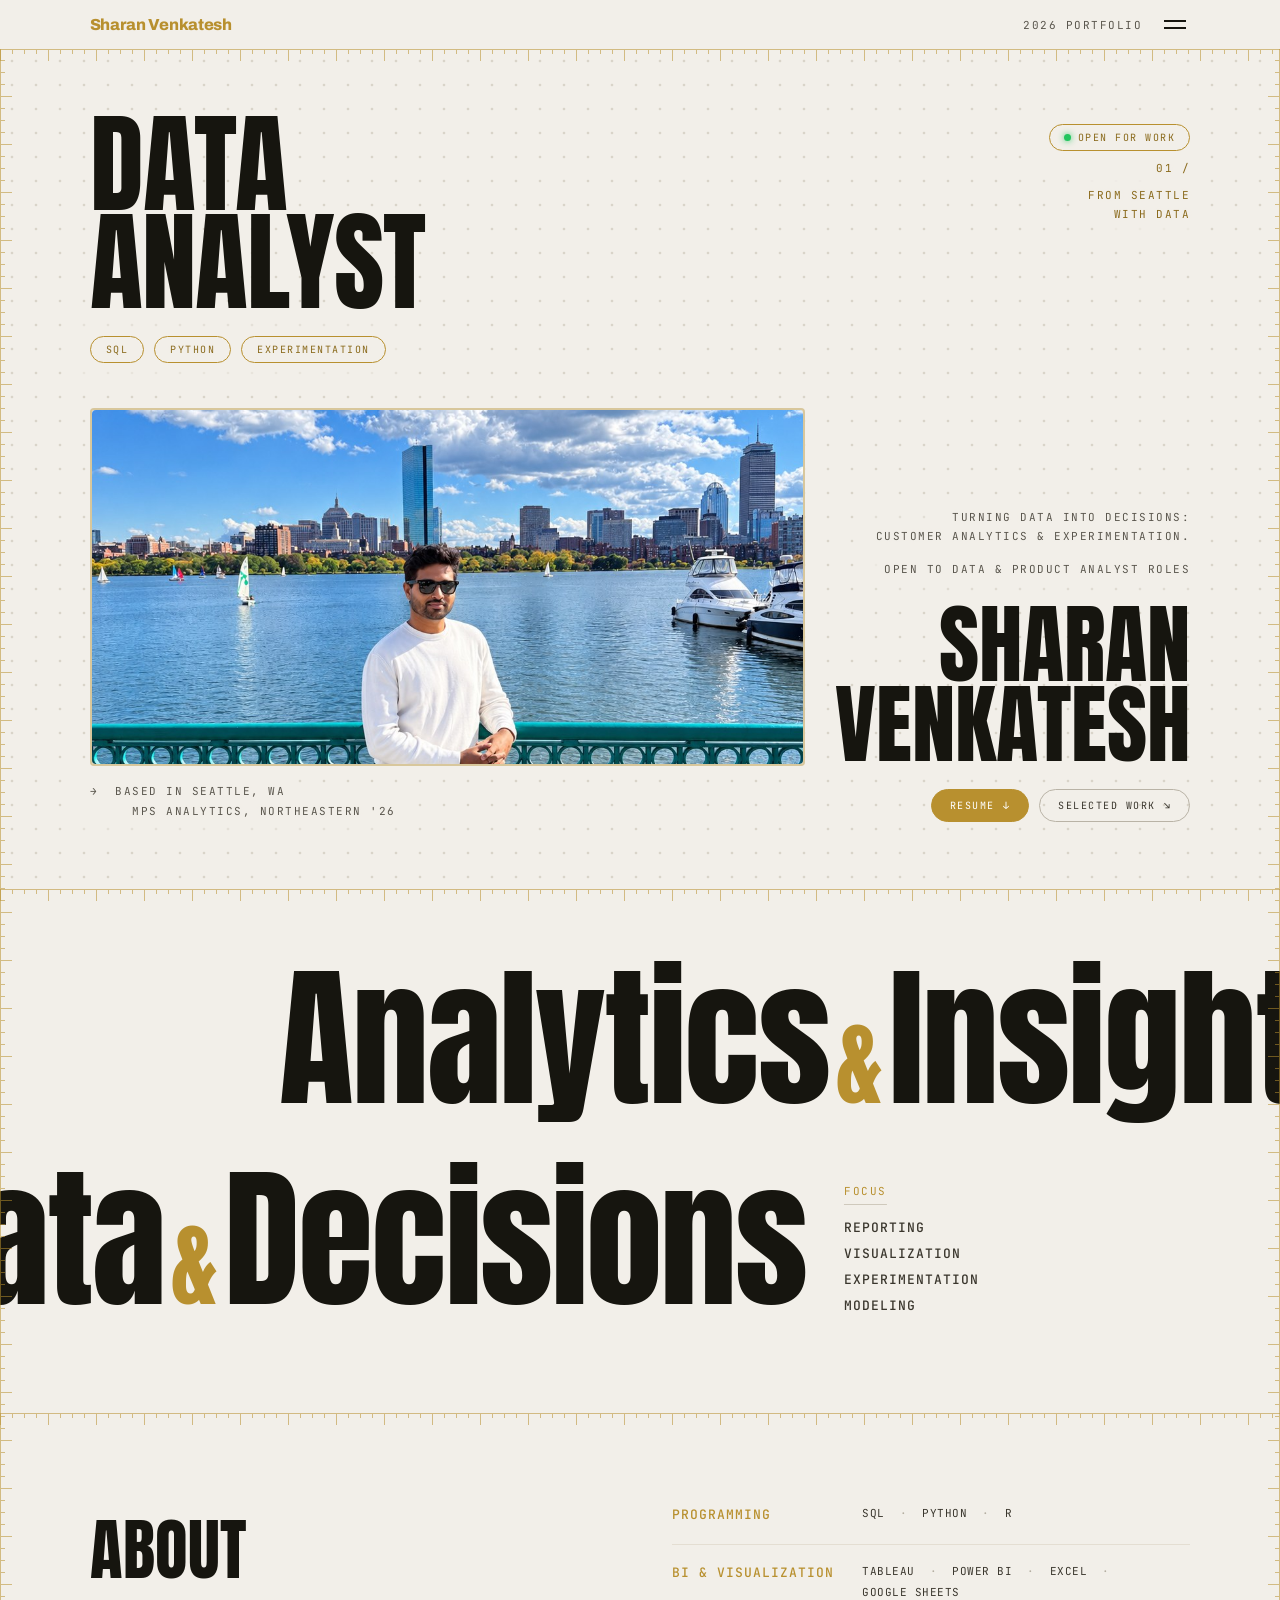
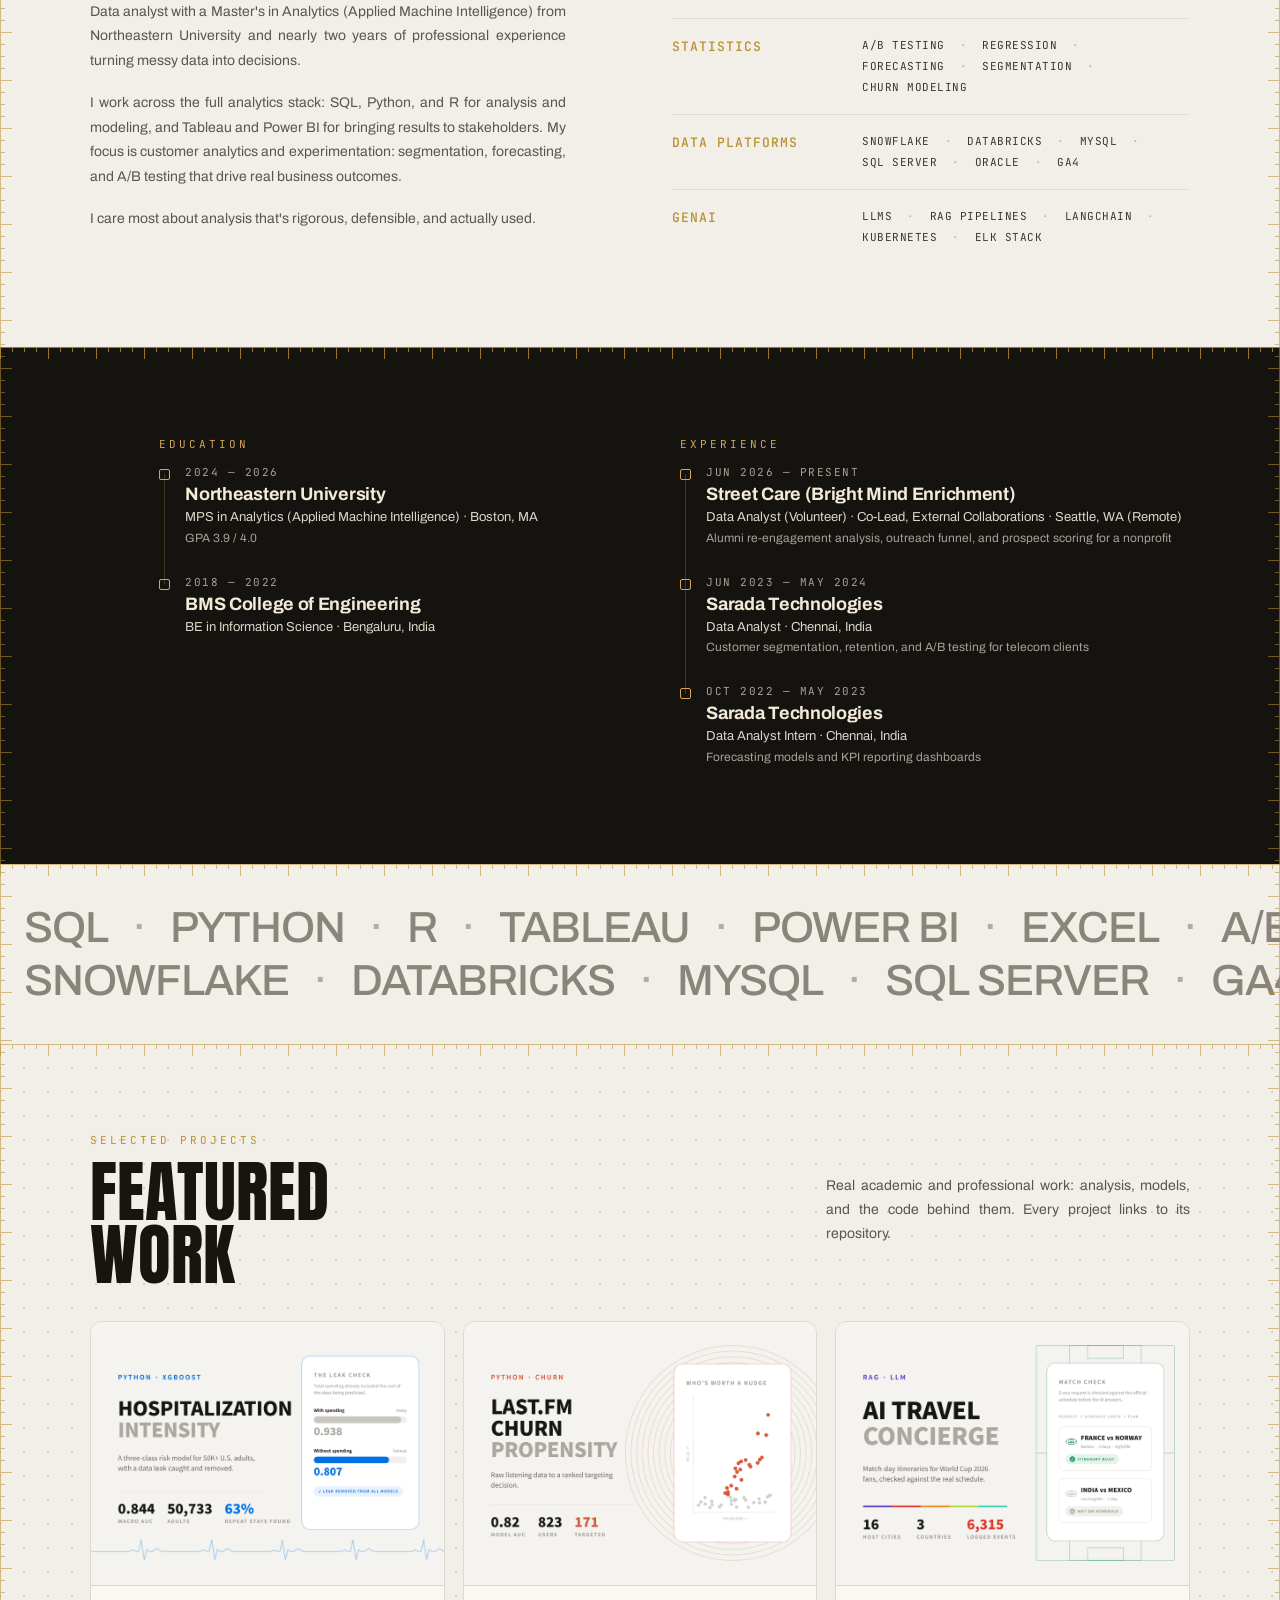
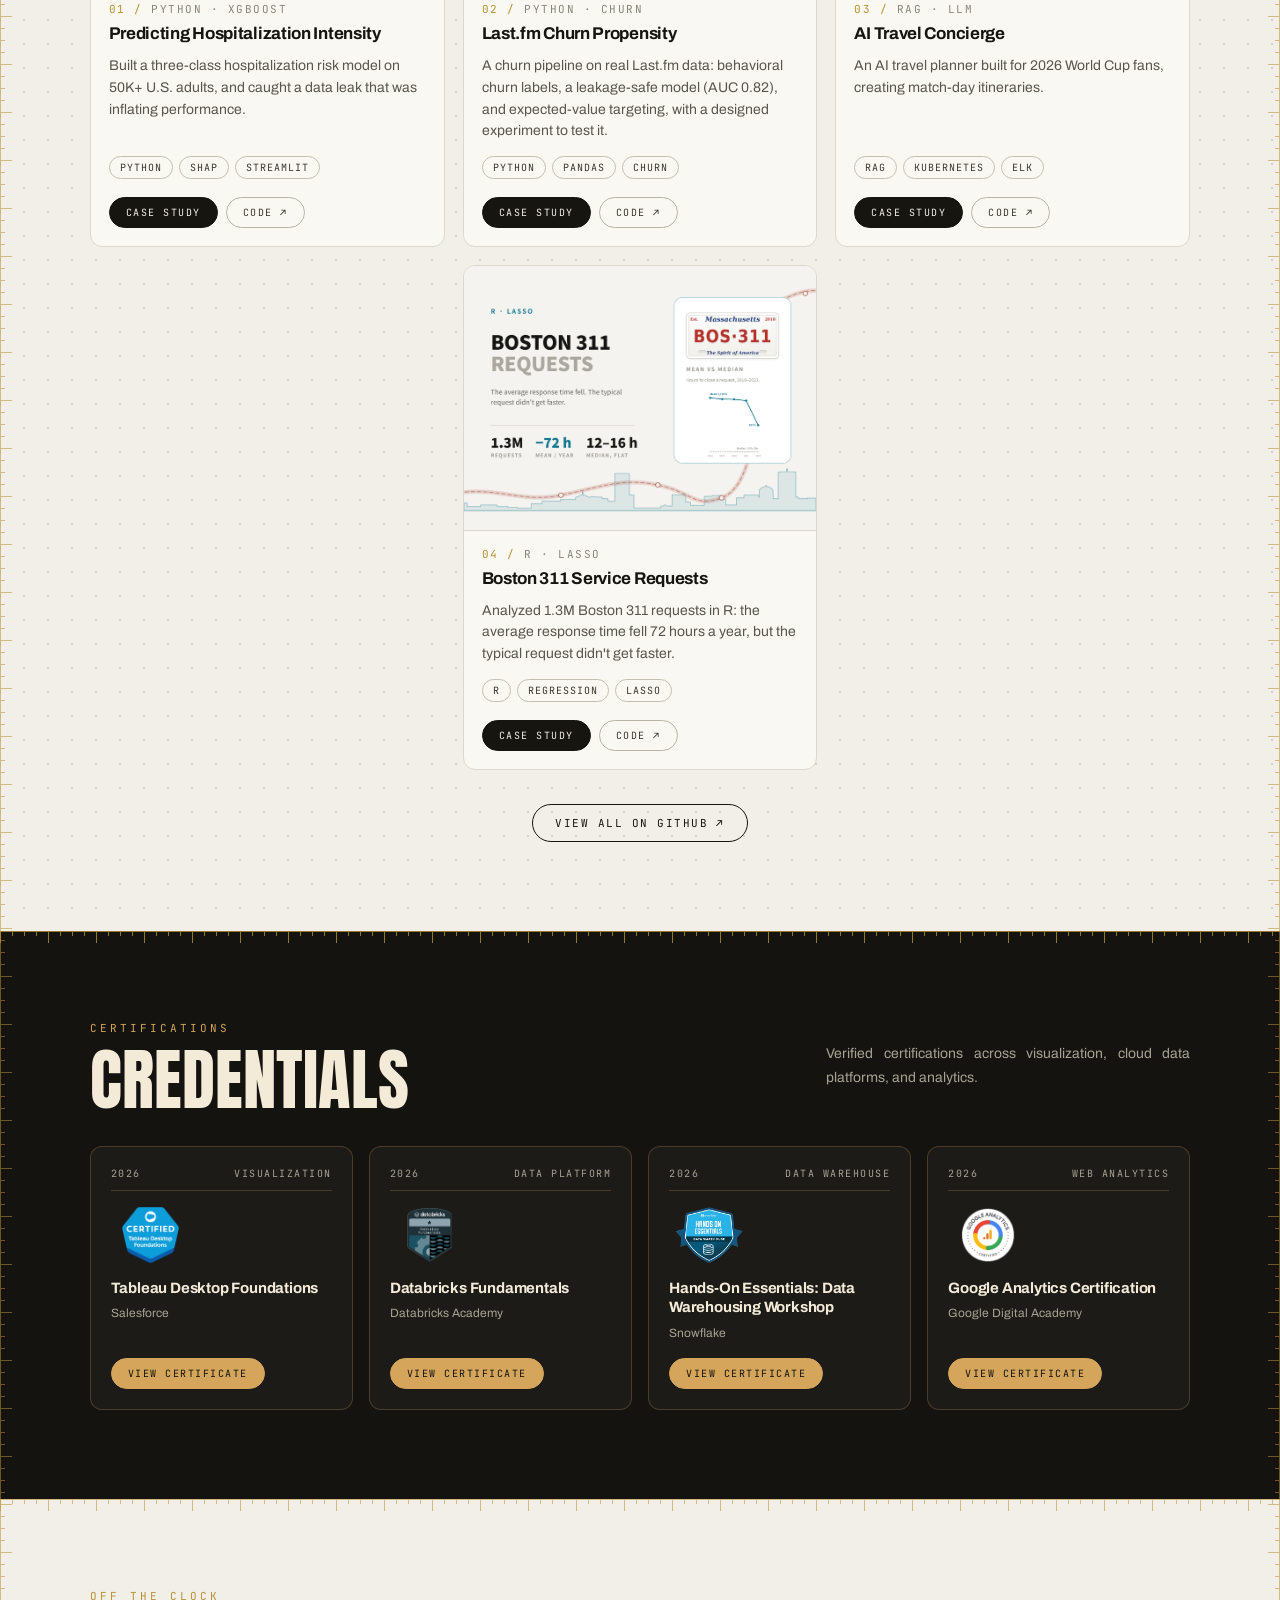
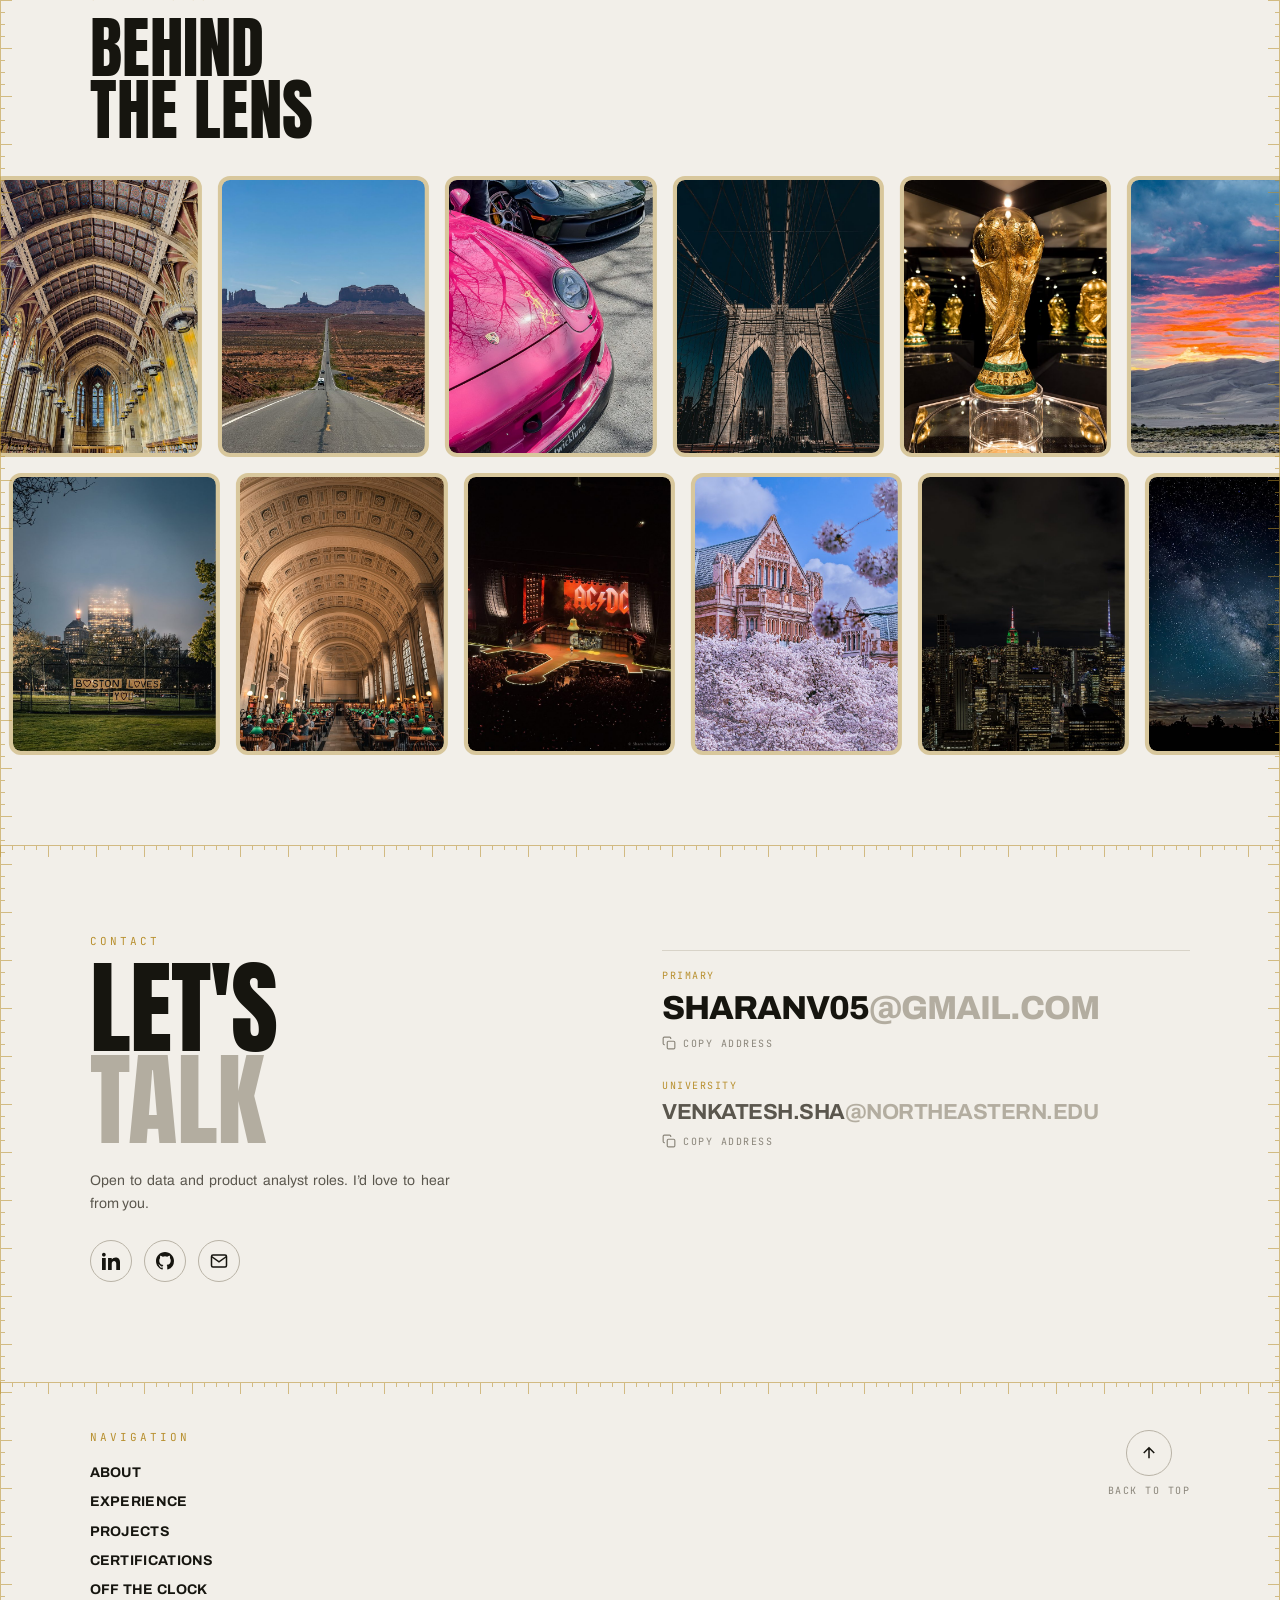
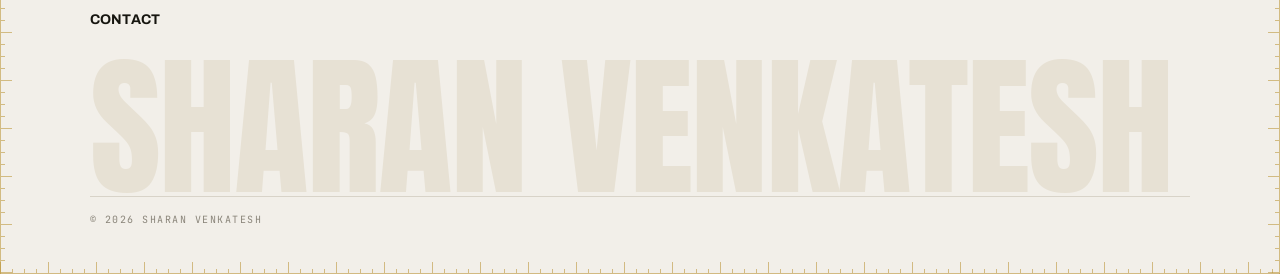
<file: index.html>
<!DOCTYPE html>
<html lang="en">
<head>
  <meta charset="UTF-8" />
  <meta name="viewport" content="width=device-width, initial-scale=1.0" />

  <!-- ============================================================
       SEO / META  —  edit these to control how the site appears
       when shared on Google, LinkedIn, etc.
       ============================================================ -->
  <title>Sharan Venkatesh | Data Analyst</title>
  <meta name="description" content="Sharan Venkatesh — Data and Product Analyst specializing in customer analytics and experimentation. Seattle, WA." />
  <meta name="author" content="Sharan Venkatesh" />
  <meta property="og:title" content="Sharan Venkatesh — Data Analyst" />
  <meta property="og:description" content="Data analyst specializing in customer analytics and experimentation." />
  <meta property="og:type" content="website" />

  <!-- FAVICON  —  replace favicon.svg in the folder to change the browser-tab icon -->
  <link rel="icon" type="image/svg+xml" href="favicon.svg?v=2" />
  <link rel="icon" type="image/png" sizes="32x32" href="favicon-32.png?v=2" />
  <link rel="apple-touch-icon" href="apple-touch-icon.png?v=2" />

  <!-- FONTS (loaded from Google Fonts) and our stylesheet -->
  <link rel="preconnect" href="https://fonts.googleapis.com" />
  <link rel="preconnect" href="https://fonts.gstatic.com" crossorigin />
  <link href="https://fonts.googleapis.com/css2?family=Anton&family=Archivo:wght@400;500;700;800;900&family=JetBrains+Mono:wght@400;500&display=swap" rel="stylesheet" />
  <link rel="stylesheet" href="styles.css?v=41" />
</head>

<body>

  <!-- ============================================================
       TOP NAVIGATION BAR
       ============================================================ -->
  <header class="topbar">
    <a href="#top" class="logo">Sharan Venkatesh</a>
    <div class="topbar-right">
      <span class="mono small topbar-tag">2026 PORTFOLIO</span>
      <button id="menuToggle" class="menu-btn" aria-label="Open menu" aria-expanded="false" aria-controls="slideMenu">
        <span></span><span></span>
      </button>
    </div>
  </header>

  <!-- SLIDE-OUT MENU (toggled by the hamburger) -->
  <nav id="slideMenu" class="slide-menu" aria-hidden="true">
    <button id="menuClose" class="menu-close" aria-label="Close menu">&times;</button>
    <a href="#about" class="menu-link">About</a>
    <a href="#experience" class="menu-link">Experience</a>
    <a href="#projects" class="menu-link">Projects</a>
    <a href="#certifications" class="menu-link">Certifications</a>
    <a href="#off-the-clock" class="menu-link">Off the Clock</a>
    <a href="#contact" class="menu-link">Contact</a>
  </nav>
  <!-- dim layer behind the menu; clicking it closes the menu -->
  <div id="menuBackdrop" class="menu-backdrop"></div>

  <main id="top">

    <!-- ============================================================
         1. HERO SECTION
         To change your headline, tags, taglines, or name — edit here.
         To add your photo: replace the .photo-frame block's contents
         with  <img src="photo.jpg" alt="Sharan Venkatesh" />
         ============================================================ -->
    <section class="hero">
      <canvas class="hero-dots" aria-hidden="true"></canvas>
      <div class="hero-top">
        <div class="hero-title-block reveal">
          <h1 class="hero-title">DATA<br />ANALYST</h1>
          <div class="tags">
            <span class="tag">SQL</span>
            <span class="tag">PYTHON</span>
            <span class="tag">EXPERIMENTATION</span>
          </div>
        </div>
        <div class="hero-meta reveal">
          <span class="status-pill"><span class="dot"></span>OPEN FOR WORK</span>
          <div class="mono small muted">01 /</div>
          <div class="mono small muted">FROM SEATTLE<br />WITH DATA</div>
        </div>
      </div>

      <div class="hero-bottom">
        <div class="hero-photo-block reveal">
          <!-- PHOTO -->
          <div class="photo-frame">
            <img src="photo.jpg" alt="Sharan Venkatesh by the Charles River with the Boston skyline behind" />
          </div>
          <div class="hero-loc mono small">
            &rarr;&nbsp; BASED IN SEATTLE, WA<br />
            &nbsp;&nbsp;&nbsp;&nbsp; MPS ANALYTICS, NORTHEASTERN '26
          </div>
        </div>
        <div class="hero-name-block reveal">
          <div class="mono small">TURNING DATA INTO DECISIONS:<br />CUSTOMER ANALYTICS &amp; EXPERIMENTATION.</div>
          <div class="mono small" style="margin-top:14px;">OPEN TO DATA &amp; PRODUCT ANALYST ROLES</div>
          <h2 class="hero-name">SHARAN<br />VENKATESH</h2>
          <div class="hero-cta-row">
            <!-- RESUME DOWNLOAD — put your resume.pdf in the folder -->
            <a href="resume.pdf" download="Sharan Venkatesh Resume.pdf" class="pill-btn">RESUME <span>&darr;</span></a>
            <a href="#projects" class="pill-btn">SELECTED WORK <span>&searr;</span></a>
          </div>
        </div>
      </div>
    </section>

    <!-- ============================================================
         2. SLIDING-TEXT SECTION  (lines sweep on scroll)
         Edit the two big lines and the FOCUS list here.
         ============================================================ -->
    <section class="sweep-section">
      <div class="sweep-line sweep-left" data-sweep="left" data-offset="0">
        <span class="big">Analytics</span>
        <span class="amp">&amp;</span>
        <span class="big">Insight</span>
      </div>
      <div class="sweep-line sweep-right" data-sweep="right" data-offset="0">
        <span class="big">Data</span>
        <span class="amp">&amp;</span>
        <span class="big">Decisions</span>
        <span class="focus-list">
          <span class="mono small focus-label">FOCUS</span>
          <span class="focus-items">REPORTING<br />VISUALIZATION<br />EXPERIMENTATION<br />MODELING</span>
        </span>
      </div>
    </section>

    <!-- ============================================================
         3. ABOUT + SKILLS
         Edit your bio paragraphs and the skill categories here.
         To add a skill: add it inside the relevant .skill-values span.
         ============================================================ -->
    <section class="about-section" id="about">
      <div class="about-grid">
        <div class="about-text reveal">
          <h2 class="big-head">ABOUT</h2>
          <p>Data analyst with a Master's in Analytics (Applied Machine Intelligence) from Northeastern University and nearly two years of professional experience turning messy data into decisions.</p>
          <p>I work across the full analytics stack: SQL, Python, and R for analysis and modeling, and Tableau and Power BI for bringing results to stakeholders. My focus is customer analytics and experimentation: segmentation, forecasting, and A/B testing that drive real business outcomes.</p>
          <p>I care most about analysis that's rigorous, defensible, and actually used.</p>
        </div>
        <div class="skills-grid reveal">
          <!-- To add a skill: copy one <span class="skill-item"> inside its row -->
          <div class="skill-row">
            <span class="skill-cat">PROGRAMMING</span>
            <span class="skill-values"><span class="skill-item">SQL</span><span class="skill-item">PYTHON</span><span class="skill-item">R</span></span>
          </div>
          <div class="skill-row">
            <span class="skill-cat">BI &amp; VISUALIZATION</span>
            <span class="skill-values"><span class="skill-item">TABLEAU</span><span class="skill-item">POWER BI</span><span class="skill-item">EXCEL</span><span class="skill-item">GOOGLE SHEETS</span></span>
          </div>
          <div class="skill-row">
            <span class="skill-cat">STATISTICS</span>
            <span class="skill-values"><span class="skill-item">A/B TESTING</span><span class="skill-item">REGRESSION</span><span class="skill-item">FORECASTING</span><span class="skill-item">SEGMENTATION</span><span class="skill-item">CHURN MODELING</span></span>
          </div>
          <div class="skill-row">
            <span class="skill-cat">DATA PLATFORMS</span>
            <span class="skill-values"><span class="skill-item">SNOWFLAKE</span><span class="skill-item">DATABRICKS</span><span class="skill-item">MYSQL</span><span class="skill-item">SQL SERVER</span><span class="skill-item">ORACLE</span><span class="skill-item">GA4</span></span>
          </div>
          <div class="skill-row">
            <span class="skill-cat">GENAI</span>
            <span class="skill-values"><span class="skill-item">LLMS</span><span class="skill-item">RAG PIPELINES</span><span class="skill-item">LANGCHAIN</span><span class="skill-item">KUBERNETES</span><span class="skill-item">ELK STACK</span></span>
          </div>
        </div>
      </div>
    </section>

    <!-- ============================================================
         4. EDUCATION + EXPERIENCE  (two-column timeline)
         To add an entry: copy a .tl-item block inside the relevant column.
         ============================================================ -->
    <section class="timeline-section" id="experience">
      <div class="timeline-grid">

        <div class="timeline-col reveal">
          <div class="mono small section-label">EDUCATION</div>
          <div class="timeline">
            <div class="tl-item">
              <span class="tl-node"></span>
              <div class="mono small muted">2024 — 2026</div>
              <div class="tl-title">Northeastern University</div>
              <div class="tl-sub">MPS in Analytics (Applied Machine Intelligence) · Boston, MA</div>
              <div class="tl-note">GPA 3.9 / 4.0</div>
            </div>
            <div class="tl-item">
              <span class="tl-node"></span>
              <div class="mono small muted">2018 — 2022</div>
              <div class="tl-title">BMS College of Engineering</div>
              <div class="tl-sub">BE in Information Science · Bengaluru, India</div>
            </div>
          </div>
        </div>

        <div class="timeline-col reveal">
          <div class="mono small section-label">EXPERIENCE</div>
          <div class="timeline">
            <div class="tl-item">
              <span class="tl-node"></span>
              <div class="mono small muted">JUN 2026 — PRESENT</div>
              <div class="tl-title">Street Care (Bright Mind Enrichment)</div>
              <div class="tl-sub">Data Analyst (Volunteer) · Co-Lead, External Collaborations · Seattle, WA (Remote)</div>
              <div class="tl-note">Alumni re-engagement analysis, outreach funnel, and prospect scoring for a nonprofit</div>
            </div>
            <div class="tl-item">
              <span class="tl-node"></span>
              <div class="mono small muted">JUN 2023 — MAY 2024</div>
              <div class="tl-title">Sarada Technologies</div>
              <div class="tl-sub">Data Analyst · Chennai, India</div>
              <div class="tl-note">Customer segmentation, retention, and A/B testing for telecom clients</div>
            </div>
            <div class="tl-item">
              <span class="tl-node"></span>
              <div class="mono small muted">OCT 2022 — MAY 2023</div>
              <div class="tl-title">Sarada Technologies</div>
              <div class="tl-sub">Data Analyst Intern · Chennai, India</div>
              <div class="tl-note">Forecasting models and KPI reporting dashboards</div>
            </div>
          </div>
        </div>

      </div>
    </section>

    <!-- ============================================================
         5. SKILL TICKER  (two rows, infinite scroll)
         Each row's content is duplicated once so the loop is seamless —
         if you edit one half, edit the matching half too.
         ============================================================ -->
    <section class="ticker-section">
      <div class="ticker-track">
        <div class="ticker-row ticker-right">
          <span class="tk">SQL</span><span class="tk-dot">·</span><span class="tk">PYTHON</span><span class="tk-dot">·</span><span class="tk">R</span><span class="tk-dot">·</span><span class="tk">TABLEAU</span><span class="tk-dot">·</span><span class="tk">POWER BI</span><span class="tk-dot">·</span><span class="tk">EXCEL</span><span class="tk-dot">·</span><span class="tk">A/B TESTING</span><span class="tk-dot">·</span><span class="tk">REGRESSION</span><span class="tk-dot">·</span><span class="tk">FORECASTING</span><span class="tk-dot">·</span><span class="tk">SEGMENTATION</span><span class="tk-dot">·</span>
          <span class="tk">SQL</span><span class="tk-dot">·</span><span class="tk">PYTHON</span><span class="tk-dot">·</span><span class="tk">R</span><span class="tk-dot">·</span><span class="tk">TABLEAU</span><span class="tk-dot">·</span><span class="tk">POWER BI</span><span class="tk-dot">·</span><span class="tk">EXCEL</span><span class="tk-dot">·</span><span class="tk">A/B TESTING</span><span class="tk-dot">·</span><span class="tk">REGRESSION</span><span class="tk-dot">·</span><span class="tk">FORECASTING</span><span class="tk-dot">·</span><span class="tk">SEGMENTATION</span><span class="tk-dot">·</span>
        </div>
      </div>
      <div class="ticker-track">
        <div class="ticker-row ticker-left">
          <span class="tk">SNOWFLAKE</span><span class="tk-dot">·</span><span class="tk">DATABRICKS</span><span class="tk-dot">·</span><span class="tk">MYSQL</span><span class="tk-dot">·</span><span class="tk">SQL SERVER</span><span class="tk-dot">·</span><span class="tk">GA4</span><span class="tk-dot">·</span><span class="tk">LANGCHAIN</span><span class="tk-dot">·</span><span class="tk">RAG</span><span class="tk-dot">·</span><span class="tk">KUBERNETES</span><span class="tk-dot">·</span>
          <span class="tk">SNOWFLAKE</span><span class="tk-dot">·</span><span class="tk">DATABRICKS</span><span class="tk-dot">·</span><span class="tk">MYSQL</span><span class="tk-dot">·</span><span class="tk">SQL SERVER</span><span class="tk-dot">·</span><span class="tk">GA4</span><span class="tk-dot">·</span><span class="tk">LANGCHAIN</span><span class="tk-dot">·</span><span class="tk">RAG</span><span class="tk-dot">·</span><span class="tk">KUBERNETES</span><span class="tk-dot">·</span>
        </div>
      </div>
    </section>

    <!-- ============================================================
         6. PROJECTS
         To add a project: copy one <article class="project-card"> block.
         - Replace the preview placeholder with: <img src="project1.png" alt="..." />
         - Set the real GitHub repo URL in the card's href.
         ============================================================ -->
    <section class="projects-section" id="projects">
      <div class="section-head">
        <div>
          <div class="mono small section-label">SELECTED PROJECTS</div>
          <h2 class="big-head">FEATURED<br />WORK</h2>
        </div>
        <p class="section-blurb">Real academic and professional work: analysis, models, and the code behind them. Every project links to its repository.</p>
      </div>

      <div class="project-grid">

        <!-- PROJECT 1 — MEPS capstone -->
        <article class="project-card reveal">
          <div class="project-preview preview-fit preview-banner">
            <img src="projects/meps-banner.png" alt="Hospitalization Intensity: Macro AUC 0.844, 50,733 adults, leak check" loading="lazy" onerror="this.remove()" />
          </div>
          <div class="project-info">
            <div class="mono small muted"><span class="proj-num">01 /</span> PYTHON · XGBOOST</div>
            <div class="project-title">Predicting Hospitalization Intensity</div>
            <p class="card-result">Built a three-class hospitalization risk model on 50K+ U.S. adults, and caught a data leak that was inflating performance.</p>
            <div class="card-tags">
              <span class="card-tag">PYTHON</span><span class="card-tag">SHAP</span><span class="card-tag">STREAMLIT</span>
            </div>
            <div class="card-actions">
              <button class="card-btn" data-open="cs-meps">CASE STUDY</button>
              <a class="card-btn ghost-btn" href="https://github.com/SharanVenkatesh/meps-hospitalization-risk" target="_blank" rel="noopener">CODE &nearr;</a>
            </div>
          </div>
        </article>

        <!-- PROJECT 2 — Last.fm -->
        <article class="project-card reveal">
          <div class="project-preview preview-fit preview-banner">
            <img src="projects/lastfm-banner.png" alt="Last.fm Churn Propensity: AUC 0.82, 823 users, 171 targeted" loading="lazy" onerror="this.remove()" />
          </div>
          <div class="project-info">
            <div class="mono small muted"><span class="proj-num">02 /</span> PYTHON · CHURN</div>
            <div class="project-title">Last.fm Churn Propensity</div>
            <p class="card-result">A churn pipeline on real Last.fm data: behavioral churn labels, a leakage-safe model (AUC 0.82), and expected-value targeting, with a designed experiment to test it.</p>
            <div class="card-tags">
              <span class="card-tag">PYTHON</span><span class="card-tag">PANDAS</span><span class="card-tag">CHURN</span>
            </div>
            <div class="card-actions">
              <button class="card-btn" data-open="cs-lastfm">CASE STUDY</button>
              <a class="card-btn ghost-btn" href="https://github.com/SharanVenkatesh/lastfm-churn" target="_blank" rel="noopener">CODE &nearr;</a>
            </div>
          </div>
        </article>

        <!-- PROJECT 3 — AI Travel Concierge -->
        <article class="project-card reveal">
          <div class="project-preview preview-fit preview-banner">
            <img src="projects/genai-banner.png" alt="AI Travel Concierge: 16 host cities, 3 countries, 6,315 logged events" loading="lazy" onerror="this.remove()" />
            <span class="mono tiny">ADD ITINERARY SCREENSHOT</span>
          </div>
          <div class="project-info">
            <div class="mono small muted"><span class="proj-num">03 /</span> RAG · LLM</div>
            <div class="project-title">AI Travel Concierge</div>
            <p class="card-result">An AI travel planner built for 2026 World Cup fans, creating match-day itineraries.</p>
            <div class="card-tags">
              <span class="card-tag">RAG</span><span class="card-tag">KUBERNETES</span><span class="card-tag">ELK</span>
            </div>
            <div class="card-actions">
              <button class="card-btn" data-open="cs-genai">CASE STUDY</button>
              <a class="card-btn ghost-btn" href="https://github.com/SharanVenkatesh/ai-travel-concierge" target="_blank" rel="noopener">CODE &nearr;</a>
            </div>
          </div>
        </article>

        <!-- PROJECT 1 — card + case study (the case study text lives in the <dialog> further down) -->
        <article class="project-card reveal">
          <div class="project-preview preview-fit preview-banner">
            <img src="projects/boston-banner.png" alt="Boston 311: 1.3M requests, mean response time fell while the median stayed flat" loading="lazy" onerror="this.remove()" />
          </div>
          <div class="project-info">
            <div class="mono small muted"><span class="proj-num">04 /</span> R · LASSO</div>
            <div class="project-title">Boston 311 Service Requests</div>
            <p class="card-result">Analyzed 1.3M Boston 311 requests in R: the average response time fell 72 hours a year, but the typical request didn't get faster.</p>
            <div class="card-tags">
              <span class="card-tag">R</span><span class="card-tag">REGRESSION</span><span class="card-tag">LASSO</span>
            </div>
            <div class="card-actions">
              <button class="card-btn" data-open="cs-311">CASE STUDY</button>
              <a class="card-btn ghost-btn" href="https://github.com/SharanVenkatesh/boston-311-analysis" target="_blank" rel="noopener">CODE &nearr;</a>
            </div>
          </div>
        </article>

      </div>

      <a href="https://github.com/SharanVenkatesh" class="big-pill-btn" target="_blank" rel="noopener">VIEW ALL ON GITHUB <span>&nearr;</span></a>

      <!-- ============================================================
           CASE STUDIES — pop-up panels opened by each card's CASE STUDY button.
           Edit the text inside each <dialog>. Close with ×, Esc, or clicking outside.
           ============================================================ -->
      <dialog class="case-study" id="cs-311">
        <button class="cs-close" aria-label="Close">&times;</button>
        <div class="cs-hero cs-hero-banner">
          <img src="projects/boston-banner.png" alt="Boston 311 summary banner: mean vs median response time" onerror="this.remove()" />
        </div>
        <div class="mono small muted"><span class="proj-num">04 /</span> R · LINEAR REGRESSION · LASSO</div>
        <h3 class="cs-title">Boston 311 Service Requests</h3>
        <div class="cs-tags">
          <span class="card-tag">TEAM OF 4 · REBUILT BY ME</span><span class="card-tag">NORTHEASTERN · WINTER 2025</span><span class="card-tag">R</span><span class="card-tag">OPEN DATA</span>
        </div>
        <dl class="cs-body">
          <dt>Question</dt>
          <dd>Boston 311 is the city's non-emergency service line. What drives how long the city takes to resolve 1.3 million requests, and did it actually get faster between 2018 and 2022?</dd>
          <dt>Data</dt>
          <dd>1,300,153 requests from Analyze Boston (City of Boston open data), five yearly files combined into one dataset. Response time is the hours from opening to closing a request. 82,722 still-open requests were excluded, leaving 1,205,832 closed requests for modeling.</dd>
          <dt>Approach</dt>
          <dd>Linear regression of response time on year, request type, department, neighborhood and submission source, so the time trend is separated from changes in the request mix. LASSO with 10-fold cross-validation to rank 175 request types, and a chi-square test with a heatmap for neighborhood differences.</dd>
          <dt>Finding</dt>
          <dd>The average fell, but the typical request did not get faster. After controls, average resolution time dropped 72 hours a year (95% CI −77 to −67, p &lt; 0.001), about 6.5% of the 2018 average. But the median stayed between 12 and 16 hours every year, and the average barely moved until a sharp drop in 2022. The improvement came from closing fewer extremely long-running cases.
            <figure class="cs-figure">
              <img src="projects/boston-by-year.png" alt="Average response time by year, 2018 to 2022" loading="lazy" />
              <figcaption class="mono tiny">AVERAGE RESPONSE TIME BY YEAR</figcaption>
            </figure>
          </dd>
          <dt>Channels</dt>
          <dd>Raw median waits differ sharply: about 2.5 hours through the City Worker App, 9 hours through the resident app, 62 hours by phone and 75 hours through self-service web. Once request type, department and neighborhood are held constant, the resident app, phone and web are no longer significantly different. The City Worker App stays about 169 hours faster (95% CI 126 to 213), likely because staff log issues they fix on the spot, so this is not proof the app speeds up service.
            <figure class="cs-figure">
              <img src="projects/boston-by-source.png" alt="Response time by submission source, log scale" loading="lazy" />
              <figcaption class="mono tiny">RESPONSE TIME BY SUBMISSION SOURCE · LOG SCALE</figcaption>
            </figure>
          </dd>
          <dt>Patterns</dt>
          <dd>Noise complaints and urgent requests resolve fastest; sidewalk repair, pavement markings and permit enforcement are slowest. Enforcement and abandoned-vehicle requests grew the most, jumping from about 43,000 in 2020 to 62,000 in 2021. Request mix also differs by neighborhood, with parking enforcement dominating South Boston and Dorchester.
            <figure class="cs-figure">
              <img src="projects/boston-trends.png" alt="Yearly requests for the eight most common reasons" loading="lazy" />
              <figcaption class="mono tiny">TOP 8 REQUEST REASONS, 2018–2022</figcaption>
            </figure>
            <figure class="cs-figure">
              <img src="projects/boston-heatmap.png" alt="Top request types across the busiest neighborhoods" loading="lazy" />
              <figcaption class="mono tiny">TOP REQUEST TYPES BY NEIGHBORHOOD</figcaption>
            </figure>
          </dd>
          <dt>What it means</dt>
          <dd>Track the median alongside the mean, since an average-only dashboard would credit the city with faster service when the real change was clearing old cases. Focus resources on the slow categories. And don't push app adoption on speed grounds alone: after controls, resident channels resolve at similar speeds.</dd>
          <dt>Limitations</dt>
          <dd>Open cases are excluded, so the slowest requests are partly missing. Response times are heavily skewed, and the models explain individual requests poorly (cross-validated RMSE about 3,749 hours), so they are useful for comparing groups, not predicting one request. With 1.2 million rows almost everything is significant, so effect sizes matter more than p-values.</dd>
          <dt>The rebuild</dt>
          <dd>This began as a team project for ALY6015. In October 2026 I rebuilt the dataset from the city's source files, turned the code into a reproducible pipeline and re-ran the analysis. That corrected the course version's headline numbers: the City Worker App advantage went from 266 to 169 hours, and the yearly improvement from 119 hours (13%) to 72 hours (6.5%), with a flat median the original never reported.</dd>
        </dl>
        <div class="cs-actions">
          <a class="card-btn" href="https://github.com/SharanVenkatesh/boston-311-analysis" target="_blank" rel="noopener">CODE ON GITHUB &nearr;</a>
        </div>
      </dialog>

      <dialog class="case-study" id="cs-genai">
        <button class="cs-close" aria-label="Close">&times;</button>
        <div class="cs-hero cs-hero-banner">
          <img src="projects/genai-banner.png" alt="AI Travel Concierge summary banner with the match check" onerror="this.remove()" />
        </div>
        <div class="mono small muted"><span class="proj-num">03 /</span> RAG · LANGCHAIN · KUBERNETES</div>
        <h3 class="cs-title">AI Travel Concierge</h3>
        <div class="cs-tags">
          <span class="card-tag">TEAM PROJECT · NORTHEASTERN</span><span class="card-tag">FALL 2025</span><span class="card-tag">LLAMA 3 · GROQ</span><span class="card-tag">STREAMLIT</span>
        </div>
        <dl class="cs-body">
          <dt>Problem</dt>
          <dd>The 2026 World Cup spanned 16 host cities across the USA, Canada, and Mexico. Fans with tickets often lacked the “last-mile” logistics: stadium transfer rules, safe neighborhoods, and transit routes. Generic travel sites didn’t have match-specific context, and standard AI chatbots tended to invent match dates and venues that didn’t exist.</dd>
          <dt>What we built</dt>
          <dd>An AI travel planner in Streamlit. Users pick a city, a match, and their interests, and a LangChain RAG pipeline with Llama 3 (via the Groq API) builds a day-by-day itinerary from a curated knowledge base of match schedules, stadium logistics, and city guides. Deployed with Docker and Kubernetes (Minikube), with ELK dashboards tracking user searches and API latency.
            <figure class="cs-figure">
              <img src="projects/genai-card.png" alt="App input screen: city, trip length, match stage, teams and interests" loading="lazy" />
              <figcaption class="mono tiny">1 · THE USER PICKS A CITY, MATCH AND INTERESTS</figcaption>
            </figure>
            <figure class="cs-figure">
              <img src="projects/genai-itinerary.png" alt="Generated day-by-day match itinerary in the app" loading="lazy" />
              <figcaption class="mono tiny">2 · THE APP RETURNS A DAY-BY-DAY MATCH ITINERARY</figcaption>
            </figure>
            <figure class="cs-figure">
              <img src="projects/genai-architecture.png" alt="Architecture: Streamlit front end, LangChain with Llama 3, validated against the official schedule" loading="lazy" />
              <figcaption class="mono tiny">ARCHITECTURE</figcaption>
            </figure>
            <figure class="cs-figure">
              <img src="projects/genai-kibana.jpg" alt="Kibana dashboard showing 6,315 logged application events" loading="lazy" />
              <figcaption class="mono tiny">KIBANA · LOGGED APP EVENTS</figcaption>
            </figure>
          </dd>
          <dt>Challenge</dt>
          <dd>Even with the schedule data available, the model kept planning trips around matches that didn’t exist, sometimes right after admitting the match wasn’t on the schedule.</dd>
          <dt>How we solved it</dt>
          <dd>A validation step checks every request against the official FIFA schedule before anything is generated. If the match isn’t real, the app stops and corrects the user (“France is playing in New York, not Boston”). Getting the model to reliably stop took many rounds of prompt iteration.
          </dd>
        </dl>
        <div class="cs-actions">
          <a class="card-btn" href="https://github.com/SharanVenkatesh/ai-travel-concierge" target="_blank" rel="noopener">CODE ON GITHUB &nearr;</a>
        </div>
      </dialog>

      <dialog class="case-study" id="cs-lastfm">
        <button class="cs-close" aria-label="Close">&times;</button>
        <div class="cs-hero cs-hero-banner">
          <img src="projects/lastfm-banner.png" alt="Last.fm Churn Propensity summary: AUC 0.82, 823 users, 171 targeted" onerror="this.remove()" />
        </div>
        <div class="mono small muted"><span class="proj-num">02 /</span> PYTHON · CHURN</div>
        <h3 class="cs-title">Last.fm Churn Propensity</h3>
        <div class="cs-tags">
          <span class="card-tag">SOLO PROJECT</span><span class="card-tag">LAST.FM API</span><span class="card-tag">SCIKIT-LEARN</span><span class="card-tag">STATSMODELS</span>
        </div>
        <dl class="cs-body">
          <dt>Question</dt>
          <dd>Can listening history predict which users are about to go silent on the platform, and which of them are actually worth contacting to win back?</dd>
          <dt>Approach</dt>
          <dd>Collected my own data from the Last.fm API: built a roster of about 900 real users by snowballing through the friends endpoint, then pulled each user’s listening history. Last.fm has no churn label, so I defined one: no plays in the last 45 days. Because churn is defined by recency, recency can’t be a feature; every feature comes from behavior before the 45-day window (listening volume, artist variety, gaps between sessions, and activity trend). Trained a logistic regression with balanced class weights (AUC 0.82).
            <figure class="cs-figure">
              <img src="projects/lastfm-features.png" alt="Logistic regression coefficients: longer gaps raise churn risk, artist variety and upward trend lower it" loading="lazy" />
              <figcaption class="mono tiny">WHAT PREDICTS CHURN</figcaption>
            </figure>
          </dd>
          <dt>Decision</dt>
          <dd>Turned predictions into a targeting decision: for each user, expected value = churn probability × customer value × save rate − contact cost. Only users with positive expected value are contacted. The 18% save rate is benchmarked from a real telecom win-back campaign I ran at Sarada Technologies.
            <figure class="cs-figure">
              <img src="projects/lastfm-targeting.png" alt="Scatter of churn probability against customer value, highlighting users worth contacting" loading="lazy" />
              <figcaption class="mono tiny">WHO’S WORTH A RETENTION NUDGE</figcaption>
            </figure>
          </dd>
          <dt>Finding</dt>
          <dd>Of 823 analyzed users, 171 are worth a retention nudge. A power analysis showed a valid A/B test needs about 295 users (148 per arm) for 80% power, so the targetable group is too small to prove the nudge works; I flag that rather than over-read a result.</dd>
          <dt>Limitations</dt>
          <dd>The roster was snowballed from an older seed account, so it over-represents early adopters and inflates the churn rate (about 80%). Silence on Last.fm is a proxy: someone may have stopped scrobbling while still listening elsewhere. Customer values are illustrative; the expected-value framework is the contribution.</dd>
        </dl>
        <div class="cs-actions">
          <a class="card-btn" href="https://github.com/SharanVenkatesh/lastfm-churn" target="_blank" rel="noopener">CODE ON GITHUB &nearr;</a>
        </div>
      </dialog>
      <dialog class="case-study" id="cs-meps">
        <button class="cs-close" aria-label="Close">&times;</button>
        <div class="cs-hero cs-hero-banner">
          <img src="projects/meps-banner.png" alt="Hospitalization Intensity summary banner with the leak check" onerror="this.remove()" />
        </div>
        <div class="mono small muted"><span class="proj-num">01 /</span> PYTHON · SCIKIT-LEARN · XGBOOST</div>
        <h3 class="cs-title">Predicting Hospitalization Intensity</h3>
        <div class="cs-tags">
          <span class="card-tag">SOLO · NORTHEASTERN CAPSTONE</span><span class="card-tag">WINTER 2026</span><span class="card-tag">SHAP</span><span class="card-tag">STREAMLIT</span>
        </div>
        <dl class="cs-body">
          <dt>Problem</dt>
          <dd>Hospital stays are among the costliest events in U.S. healthcare, and one admission is very different from repeated admissions: median spending was about 37 times higher for adults admitted two or more times. So instead of a yes/no model, this project classifies adults into None, Single, or Multiple hospitalizations.</dd>
          <dt>What I built</dt>
          <dd>Merged five Medical Expenditure Panel Survey (MEPS) file types for Panels 6–10 (2001–2006): person, condition, prescription, inpatient, and ER files. Built chronic-condition flags from ICD-9 codes and a 26-feature set covering demographics, insurance, health status, and utilization, for 50,733 adults, excluding adults with cancer diagnoses. Compared elastic-net logistic regression, Random Forest, and XGBoost, and built a Streamlit dashboard to explore the results.
            <figure class="cs-figure">
              <img src="projects/meps-architecture.png" alt="Pipeline: raw MEPS files, R data pipeline, Python modeling, Streamlit dashboard" loading="lazy" />
              <figcaption class="mono tiny">PIPELINE · RAW FILES TO DASHBOARD</figcaption>
            </figure>
            <figure class="cs-figure">
              <img src="projects/meps-dashboard.png" alt="Streamlit dashboard: headline results" loading="lazy" />
              <figcaption class="mono tiny">THE STREAMLIT DASHBOARD</figcaption>
            </figure>
          </dd>
          <dt>The catch</dt>
          <dd>Total healthcare spending looked like a strong predictor, but it already contains the cost of the hospital stays being predicted. Removing it dropped Macro AUC by 0.13–0.16, showing how much of the apparent accuracy was leakage. All final models exclude it. I also compared SMOTE against class weights for the 53-to-1 class imbalance; class weights caught far more repeat-admission patients (62.9% vs 38.3% recall).
            <figure class="cs-figure">
              <img src="projects/meps-leakage.png" alt="Macro AUC with and without total expenditure, for SMOTE and class weights" loading="lazy" />
              <figcaption class="mono tiny">MACRO AUC WITH VS. WITHOUT THE LEAKY VARIABLE</figcaption>
            </figure>
          </dd>
          <dt>Results</dt>
          <dd>No single model won every metric. Random Forest ranked risk best (Macro AUC 0.84), logistic regression caught the most repeat-admission patients (62.9% recall), and XGBoost was strongest on single stays (54.5% recall). Across all models, ER visits, number of medications, self-rated health, and age were the most consistent signals.
            <figure class="cs-figure">
              <img src="projects/meps-shap.png" alt="Random Forest top 15 features by SHAP importance for each class" loading="lazy" />
              <figcaption class="mono tiny">RANDOM FOREST · TOP FEATURES BY SHAP IMPORTANCE</figcaption>
            </figure>
          </dd>
          <dt>Limitations</dt>
          <dd>Predictors and outcome come from the same survey year, so this is risk stratification rather than advance prediction; the next step is predicting Year 2 admissions from Year 1 data. Survey weights were not applied, the Multiple class had only 167 test cases, and results come from a single train/test split. About 70% of single-stay adults are female versus 54% overall, likely reflecting childbirth admissions; separating pregnancy-related stays from illness-related ones is a natural next step. The 2001–2006 data uses ICD-9 codes, so findings may not reflect current care patterns.</dd>
        </dl>
        <div class="cs-actions">
          <a class="card-btn" href="https://github.com/SharanVenkatesh/meps-hospitalization-risk" target="_blank" rel="noopener">CODE ON GITHUB &nearr;</a>
        </div>
      </dialog>
    </section>

    <!-- ============================================================
         7. CERTIFICATIONS
         To add a certificate: copy one <div class="cert-card"> block.
         Each card needs: a badge in /badges, a certificate image in /certificates,
         and data-issued (the date shown in the pop-up).
         ============================================================ -->
    <section class="certs-section" id="certifications">
      <div class="section-head">
        <div>
          <div class="mono small section-label">CERTIFICATIONS</div>
          <h2 class="big-head">CREDENTIALS</h2>
        </div>
        <p class="section-blurb">Verified certifications across visualization, cloud data platforms, and analytics.</p>
      </div>

      <div class="cert-grid">

        <article class="cert-card reveal" data-img="certificates/tableau.jpg" data-issued="Feb 18, 2026">
          <div class="cert-head">
            <span class="mono tiny faint">2026</span>
            <span class="mono tiny muted">VISUALIZATION</span>
          </div>
          <img class="cert-badge" src="badges/tableau.png" alt="Salesforce Tableau badge" width="64" height="64" loading="lazy" />
          <div class="cert-title">Tableau Desktop Foundations</div>
          <div class="cert-issuer">Salesforce</div>
          <button class="card-btn cert-view-btn" type="button">VIEW CERTIFICATE</button>
        </article>

        <article class="cert-card reveal" data-img="certificates/databricks.jpg" data-issued="Feb 14, 2026">
          <div class="cert-head">
            <span class="mono tiny faint">2026</span>
            <span class="mono tiny muted">DATA PLATFORM</span>
          </div>
          <img class="cert-badge" src="badges/databricks.png" alt="Databricks Fundamentals badge" width="64" height="64" loading="lazy" />
          <div class="cert-title">Databricks Fundamentals</div>
          <div class="cert-issuer">Databricks Academy</div>
          <button class="card-btn cert-view-btn" type="button">VIEW CERTIFICATE</button>
        </article>

        <article class="cert-card reveal" data-img="certificates/snowflake.jpg" data-issued="Feb 16, 2026">
          <div class="cert-head">
            <span class="mono tiny faint">2026</span>
            <span class="mono tiny muted">DATA WAREHOUSE</span>
          </div>
          <img class="cert-badge" src="badges/snowflake.png" alt="Snowflake Hands-On Essentials badge" width="64" height="64" loading="lazy" />
          <div class="cert-title">Hands-On Essentials: Data Warehousing Workshop</div>
          <div class="cert-issuer">Snowflake</div>
          <button class="card-btn cert-view-btn" type="button">VIEW CERTIFICATE</button>
        </article>

        <article class="cert-card reveal" data-img="certificates/google-analytics.jpg" data-issued="Mar 9, 2026">
          <div class="cert-head">
            <span class="mono tiny faint">2026</span>
            <span class="mono tiny muted">WEB ANALYTICS</span>
          </div>
          <img class="cert-badge" src="badges/google-analytics.png" alt="Google Analytics Certified badge" width="64" height="64" loading="lazy" />
          <div class="cert-title">Google Analytics Certification</div>
          <div class="cert-issuer">Google Digital Academy</div>
          <button class="card-btn cert-view-btn" type="button">VIEW CERTIFICATE</button>
        </article>

      </div>

      <!-- CERTIFICATE VIEWER — the panel a card grows into when clicked (filled in by script.js) -->
      <div class="cert-viewer" id="certViewer" hidden>
        <div class="cv-backdrop"></div>
        <div class="cv-panel" role="dialog" aria-modal="true" aria-labelledby="cvTitle">
          <button class="cv-close" type="button" aria-label="Close certificate">&times;</button>
          <img class="cv-img" alt="" />
          <div class="cv-meta">
            <div>
              <div class="cv-title" id="cvTitle"></div>
              <div class="cv-sub mono tiny"></div>
            </div>
            <a class="card-btn ghost-btn cv-open" href="#" target="_blank" rel="noopener">OPEN CERTIFICATE &nearr;</a>
          </div>
        </div>
      </div>
    </section>

    <!-- ============================================================
         OFF THE CLOCK: photography strip (two rows, always moving)
         To change photos: replace files in /photos (3:4 portrait, ~810x1080)
         and keep each row listed twice so the loop is seamless.
         ============================================================ -->
    <section class="lens-section" id="off-the-clock">
      <div class="section-head reveal lens-head">
        <div>
          <div class="mono small section-label">OFF THE CLOCK</div>
          <h2 class="big-head">BEHIND<br />THE LENS</h2>
        </div>
      </div>
      <div class="lens-marquee" aria-label="Photography by Sharan Venkatesh">
        <div class="lens-track"><div class="lens-card"><img draggable="false" src="photos/p4302.jpg" alt="" /></div><div class="lens-card"><img draggable="false" src="photos/p1617.jpg" alt="" /></div><div class="lens-card"><img draggable="false" src="photos/p9970.jpg" alt="" /></div><div class="lens-card"><img draggable="false" src="photos/p6041.jpg" alt="" /></div><div class="lens-card"><img draggable="false" src="photos/p1239.jpg" alt="" /></div><div class="lens-card"><img draggable="false" src="photos/p3271.jpg" alt="" /></div><div class="lens-card"><img draggable="false" src="photos/p3625.jpg" alt="" /></div><div class="lens-card"><img draggable="false" src="photos/p3432.jpg" alt="" /></div><div class="lens-card"><img draggable="false" src="photos/p3177.jpg" alt="" /></div><div class="lens-card"><img draggable="false" src="photos/p1712.jpg" alt="" /></div><div class="lens-card"><img draggable="false" src="photos/p0463.jpg" alt="" /></div><div class="lens-card"><img draggable="false" src="photos/p3321.jpg" alt="" /></div></div>
        <div class="lens-track reverse"><div class="lens-card"><img draggable="false" src="photos/p0746.jpg" alt="" /></div><div class="lens-card"><img draggable="false" src="photos/p5080.jpg" alt="" /></div><div class="lens-card"><img draggable="false" src="photos/p2298.jpg" alt="" /></div><div class="lens-card"><img draggable="false" src="photos/p2101.jpg" alt="" /></div><div class="lens-card"><img draggable="false" src="photos/p9008.jpg" alt="" /></div><div class="lens-card"><img draggable="false" src="photos/p1705.jpg" alt="" /></div><div class="lens-card"><img draggable="false" src="photos/p5924.jpg" alt="" /></div><div class="lens-card"><img draggable="false" src="photos/p9996.jpg" alt="" /></div><div class="lens-card"><img draggable="false" src="photos/p5316.jpg" alt="" /></div><div class="lens-card"><img draggable="false" src="photos/p2228.jpg" alt="" /></div><div class="lens-card"><img draggable="false" src="photos/p3577.jpg" alt="" /></div><div class="lens-card"><img draggable="false" src="photos/p3561.jpg" alt="" /></div></div>
      </div>
    </section>

    <!-- ============================================================
         8. CONTACT + FOOTER
         Update your emails, social links, and resume link here.
         ============================================================ -->
    <section class="contact-section" id="contact">
      <div class="contact-grid">
        <div class="contact-left reveal">
          <div class="mono small section-label">CONTACT</div>
          <h2 class="contact-head">LET'S<br /><span class="ghost">TALK</span></h2>
          <p>Open to data and product analyst roles. I’d love to hear from you.</p>
          <div class="social-row">
            <!-- Set your real LinkedIn / GitHub URLs here -->
            <a href="https://www.linkedin.com/in/sharanv05" class="social-circle" target="_blank" rel="noopener" aria-label="LinkedIn"><span data-icon="linkedin"></span></a>
            <a href="https://github.com/SharanVenkatesh" class="social-circle" target="_blank" rel="noopener" aria-label="GitHub"><span data-icon="github"></span></a>
            <a href="mailto:sharanv05@gmail.com" class="social-circle" aria-label="Email"><span data-icon="mail"></span></a>
          </div>
        </div>

        <div class="contact-right reveal">
          <div class="email-block">
            <div class="mono tiny faint">PRIMARY</div>
            <div class="email-addr" data-copy="sharanv05@gmail.com">SHARANV05<span class="ghost">@GMAIL.COM</span></div>
            <button class="copy-btn" data-copy="sharanv05@gmail.com"><span data-icon="copy"></span> COPY ADDRESS</button>
          </div>
          <div class="email-block">
            <div class="mono tiny faint">UNIVERSITY</div>
            <div class="email-addr edu" data-copy="Venkatesh.sha@northeastern.edu">VENKATESH.SHA<span class="ghost">@NORTHEASTERN.EDU</span></div>
            <button class="copy-btn" data-copy="Venkatesh.sha@northeastern.edu"><span data-icon="copy"></span> COPY ADDRESS</button>
          </div>
        </div>
      </div>

      <footer class="footer">
        <div class="footer-top">
          <div class="footer-nav">
            <div class="mono small section-label">NAVIGATION</div>
            <a href="#about">ABOUT</a>
            <a href="#experience">EXPERIENCE</a>
            <a href="#projects">PROJECTS</a>
            <a href="#certifications">CERTIFICATIONS</a>
            <a href="#off-the-clock">OFF THE CLOCK</a>
            <a href="#contact">CONTACT</a>
          </div>
          <a href="#top" class="back-to-top">
            <span class="btt-circle"><span data-icon="up"></span></span>
            <span class="mono tiny muted">BACK TO TOP</span>
          </a>
        </div>
        <div class="watermark">SHARAN VENKATESH</div>
        <div class="footer-bottom mono tiny muted">© 2026 SHARAN VENKATESH</div>
      </footer>
    </section>

  </main>

  <script src="script.js?v=41"></script>
</body>
</html>
</file>
<file: styles.css>
/* ============================================================
   Sharan Venkatesh — Portfolio styles
   Sections in order:
     0. Variables & base
     1. Top bar + slide menu
     2. Hero
     3. Sliding-text section
     4. About + skills
     5. Timeline (education + experience)
     6. Skill ticker
     7. Projects
     8. Certifications
     9. Contact + footer
    10. Animations
    11. Responsive (mobile)
   ============================================================ */

/* ---------- 0. VARIABLES & BASE ---------- */
:root {
  --cream: #f2efe9;
  --cream-card: #faf8f3;
  --cream-preview: #e9e3d6;
  --ink: #16150f;
  --ink-soft: #3a362d;
  --muted: #5a564d;
  --faint: #8a857a;
  --fainter: #a8a293;
  --line: #d8d3c8;
  --line-soft: #e4ded2;
  --border-pill: #b9b3a6;
  --ghost: #b3ada0;
  --watermark: #e7e1d4;
  --green: #1d9e75;
  --sans: 'Archivo', 'Helvetica Neue', Arial, sans-serif;
  --display: 'Anton', 'Archivo', 'Helvetica Neue', Arial, sans-serif;
  --mono: 'JetBrains Mono', ui-monospace, Menlo, monospace;

  /* LAYOUT: content sits in a centered column, max 1560px wide.
     On small screens the side padding is 7vw; on big monitors it grows
     so the content stays together instead of drifting to the edges. */
  --content-max: 1560px;
  --pad-x: max(7vw, calc((100vw - var(--content-max)) / 2));

  /* TYPE SCALE: small text grows a little on large screens */
  --fs-small: clamp(11px, 0.66vw, 13px);
  --fs-tiny: clamp(10px, 0.56vw, 11px);
  --fs-body: clamp(14px, 0.88vw, 17px);
}

* { margin: 0; padding: 0; box-sizing: border-box; }

html { scroll-behavior: smooth; }

body {
  background: var(--cream);
  color: var(--ink);
  font-family: var(--sans);
  -webkit-font-smoothing: antialiased;
  overflow-x: hidden;
}

.mono { font-family: var(--mono); }
.small { font-size: var(--fs-small); letter-spacing: 1.5px; }
.tiny { font-size: var(--fs-tiny); letter-spacing: 1.5px; }
.muted { color: var(--faint); }
.faint { color: var(--ghost); }
.ghost { color: var(--ghost); }

.section-label {
  letter-spacing: 3px;
  color: var(--fainter);
  margin-bottom: 14px;
}

.big-head {
  font-family: var(--display);
  font-weight: 400;
  font-size: clamp(36px, 5.2vw, 96px);
  letter-spacing: 0;
  line-height: 0.94;
}

/* consistent section padding */
.about-section, .timeline-section, .projects-section,
.certs-section, .contact-section {
  padding: clamp(70px, 7vw, 130px) var(--pad-x);
  border-top: 1px solid var(--line-soft);
}

/* ---------- 1. TOP BAR + SLIDE MENU ---------- */
.topbar {
  position: sticky; top: 0; z-index: 110; /* sits above the menu so the button stays clickable */
  display: flex; justify-content: space-between; align-items: center;
  padding: 16px var(--pad-x);
  background: var(--cream);
  border-bottom: 1px solid var(--line);
}
.logo { font-weight: 800; font-size: 16px; text-decoration: none; color: var(--ink); letter-spacing: -0.3px; }
.topbar-right { display: flex; align-items: center; gap: 18px; }
.topbar-right .mono { color: var(--muted); }
.menu-btn {
  background: none; border: none; cursor: pointer;
  display: flex; flex-direction: column; gap: 5px; padding: 4px;
}
.menu-btn span { width: 22px; height: 2px; background: var(--ink); display: block; transition: transform 0.3s ease; }
/* when the menu is open the two lines rotate into an X */
.menu-btn.is-open span:first-child { transform: translateY(3.5px) rotate(45deg); }
.menu-btn.is-open span:last-child { transform: translateY(-3.5px) rotate(-45deg); }

.slide-menu {
  position: fixed; top: 0; right: 0; height: 100%; width: min(460px, 86vw);
  background: var(--ink); color: var(--cream);
  transform: translateX(100%); transition: transform 0.4s ease;
  z-index: 100; display: flex; flex-direction: column; justify-content: center;
  padding: 0 clamp(32px, 3.5vw, 64px); gap: 4px;
}
.menu-backdrop {
  position: fixed; inset: 0; z-index: 90; background: rgba(22, 21, 15, 0.35);
  opacity: 0; pointer-events: none; transition: opacity 0.4s ease;
}
.menu-backdrop.open { opacity: 1; pointer-events: auto; }
.slide-menu.open { transform: translateX(0); }
.menu-close { display: none; /* the top-bar button turns into the X instead */ position: absolute; top: 18px; right: clamp(24px, 3vw, 48px); background: none; border: none; color: var(--cream); font-size: 34px; cursor: pointer; line-height: 1; }
.menu-link { color: var(--cream); text-decoration: none; font-weight: 800; font-size: clamp(26px, 2.4vw, 40px); white-space: nowrap; letter-spacing: -1px; padding: 6px 0; transition: opacity 0.2s, padding-left 0.2s; }
.menu-link:hover { opacity: 0.6; padding-left: 10px; }

/* ---------- 2. HERO ---------- */
.hero { padding: 40px var(--pad-x) 40px; min-height: calc(100vh - 60px); display: flex; flex-direction: column; justify-content: center; }
.hero-top, .hero-bottom { display: flex; justify-content: space-between; gap: 30px; flex-wrap: wrap; }
.hero-bottom { align-items: flex-end; margin-top: 5vh; }
.hero-title-block { flex: 1; min-width: 280px; }
.hero-title { font-family: var(--display); font-weight: 400; font-size: clamp(52px, 8.5vw, 160px); letter-spacing: -1px; line-height: 0.9; }
.tags { margin-top: 24px; display: flex; gap: 10px; flex-wrap: wrap; }
.tag {
  font-family: var(--mono); font-size: var(--fs-tiny); letter-spacing: 1.5px;
  border: 1px solid var(--border-pill); border-radius: 20px; padding: 0.6em 1.5em; color: var(--ink-soft);
}
.hero-meta { text-align: right; min-width: 200px; padding-top: 8px; }
.status-pill {
  display: inline-flex; align-items: center; gap: 7px;
  border: 1px solid var(--border-pill); border-radius: 20px; padding: 0.6em 1.4em;
  font-family: var(--mono); font-size: var(--fs-tiny); letter-spacing: 1.5px; color: var(--ink-soft);
}
.dot { width: 7px; height: 7px; border-radius: 50%; background: var(--green); display: inline-block; }
.hero-meta .mono { display: block; margin-top: 8px; line-height: 1.7; }

.hero-photo-block { flex: 1.2; min-width: 280px; }
.photo-frame {
  width: 100%; max-width: 760px; aspect-ratio: 2/1;
  background: var(--cream-preview); border: 1px solid #cfc9bc; border-radius: 4px;
  display: flex; align-items: center; justify-content: center; color: #9a9384;
}
.photo-frame img { width: 100%; height: 100%; object-fit: cover; border-radius: 4px; }
.hero-loc { margin-top: 16px; color: var(--muted); line-height: 1.8; }

.hero-name-block { text-align: right; min-width: 250px; }
.hero-name-block .mono { color: var(--muted); line-height: 1.7; }
.hero-name { font-family: var(--display); font-weight: 400; font-size: clamp(44px, 6.8vw, 135px); letter-spacing: 0; margin-top: 26px; line-height: 0.92; }
.hero-cta-row { display: flex; gap: 10px; justify-content: flex-end; margin-top: 24px; flex-wrap: wrap; }
.pill-btn {
  display: inline-flex; align-items: center; gap: 8px;
  border: 1px solid var(--border-pill); border-radius: 30px; padding: 0.9em 1.8em;
  font-family: var(--mono); font-size: var(--fs-tiny); letter-spacing: 1.5px; color: var(--ink-soft);
  text-decoration: none; transition: background 0.2s, color 0.2s;
}
.pill-btn:hover { background: var(--ink); color: var(--cream); border-color: var(--ink); }

/* ---------- 3. SLIDING-TEXT SECTION ---------- */
.sweep-section { padding: 80px 0; border-top: 1px solid var(--line-soft); overflow: hidden; }
.sweep-line { white-space: nowrap; padding-left: var(--pad-x); will-change: transform; display: flex; align-items: baseline; }
.sweep-line.sweep-right { margin-top: clamp(16px, 3vw, 60px); }
.big { font-family: var(--display); font-weight: 400; font-size: clamp(56px, 12vw, 210px); letter-spacing: -2px; line-height: 0.9; }
.amp { font-family: var(--display); font-weight: 400; font-size: clamp(34px, 7vw, 120px); letter-spacing: -1px; color: var(--ghost); vertical-align: 0.12em; margin: 0 0.08em; }
/* FOCUS list rides at the end of the second sweep line so it moves with it */
.focus-list { display: inline-flex; flex-direction: column; align-items: flex-start; margin-left: 3vw; align-self: center; }
.focus-label { color: var(--fainter); border-bottom: 1px solid #cfc9bc; padding-bottom: 6px; margin-bottom: 10px; }
.focus-items { font-family: var(--mono); font-weight: 500; font-size: clamp(13px, 0.85vw, 16px); letter-spacing: 1px; color: var(--ink-soft); line-height: 2; white-space: normal; }

/* ---------- 4. ABOUT + SKILLS ---------- */
/* About and Timeline share one 2-column grid so their right columns line up */
.about-grid, .timeline-grid { display: grid; grid-template-columns: minmax(0, 1fr) minmax(0, 1fr); gap: clamp(40px, 5vw, 110px); }
.about-grid { align-items: center; }
.about-text { min-width: 0; }
.about-text p { font-size: var(--fs-body); line-height: 1.75; color: var(--muted); margin-top: 18px; max-width: 34em; }
/* skills: category names in one column, tools in a second, aligned across rows */
.skills-grid { display: grid; grid-template-columns: auto 1fr; column-gap: 28px; }
.skill-row { grid-column: 1 / -1; display: grid; grid-template-columns: subgrid; align-items: start; padding: 16px 0; border-bottom: 1px solid var(--line-soft); }
.skill-row:last-child { border-bottom: none; }
.skill-cat { font-family: var(--mono); font-weight: 500; font-size: clamp(13px, 0.85vw, 16px); letter-spacing: 1px; color: var(--ink-soft); white-space: nowrap; line-height: 1.9; } /* same style as the FOCUS list */
.skill-values { font-family: var(--mono); font-size: var(--fs-small); letter-spacing: 0.5px; color: var(--ink-soft); line-height: 1.9; }
/* each tool stays on one line; lines only break between tools */
.skill-item { display: inline-block; white-space: nowrap; }
.skill-item:not(:last-child)::after { content: "  ·  "; white-space: pre; color: var(--ghost); }

/* ---------- 5. TIMELINE ---------- */
.timeline-col { min-width: 0; }
.timeline { position: relative; padding-left: 26px; }
/* connector line runs only between the first and last node (set via JS-safe offsets) */
.timeline::before {
  content: ""; position: absolute; left: 5px; top: 9px; bottom: 9px; width: 1px; background: #cfc9bc;
}
.tl-item { position: relative; padding-bottom: 30px; }
.tl-item:last-child { padding-bottom: 0; }
.tl-node { position: absolute; left: -26px; top: 4px; width: 11px; height: 11px; border: 1.5px solid var(--ink); background: var(--cream); border-radius: 2px; }
.tl-title { font-weight: 700; font-size: clamp(18px, 1.3vw, 26px); letter-spacing: -0.3px; margin: 5px 0 3px; }
.tl-sub { font-size: clamp(13px, 0.9vw, 17px); color: var(--muted); line-height: 1.6; }
.tl-note { font-size: clamp(12px, 0.8vw, 15px); color: var(--faint); margin-top: 3px; }

/* ---------- 6. SKILL TICKER ---------- */
.ticker-section { padding: 40px 0; border-top: 1px solid var(--line-soft); }
.ticker-track { overflow: hidden; }
.ticker-track + .ticker-track { margin-top: 6px; }
.ticker-row { display: flex; white-space: nowrap; width: max-content; font-weight: 500; color: var(--faint); transition: color 0.25s, font-weight 0.25s; }
.ticker-row:hover { font-weight: 800; color: var(--ink); }
.ticker-right { animation: tickerRight 38s linear infinite; }
.ticker-left { animation: tickerLeft 38s linear infinite; }
.tk { font-size: clamp(26px, 3.4vw, 60px); letter-spacing: -1px; padding: 0 24px; }
.tk-dot { color: var(--ghost); font-size: clamp(26px, 3.4vw, 60px); }
@keyframes tickerLeft { from { transform: translateX(0); } to { transform: translateX(-50%); } }
@keyframes tickerRight { from { transform: translateX(-50%); } to { transform: translateX(0); } }

/* ---------- 7. PROJECTS ---------- */
.section-head { display: flex; justify-content: space-between; align-items: flex-end; flex-wrap: wrap; gap: 18px; margin-bottom: 34px; }
.section-blurb { font-size: var(--fs-body); line-height: 1.7; color: var(--muted); max-width: 26em; }
.project-grid { display: grid; grid-template-columns: repeat(3, 1fr); gap: 18px; }
.project-card {
  background: var(--cream-card); border: 1px solid #ddd8cd; border-radius: 12px; overflow: hidden;
  text-decoration: none; color: var(--ink); display: block;
  transition: transform 0.25s ease, box-shadow 0.25s ease;
}
.project-card:hover { transform: translateY(-5px); box-shadow: 0 12px 30px rgba(0,0,0,0.08); }
.project-preview {
  aspect-ratio: 4/3; background: var(--cream-preview);
  display: flex; align-items: center; justify-content: center; color: #9a9384;
  border-bottom: 1px solid #ddd8cd; overflow: hidden;
}
.project-preview img { width: 100%; height: 100%; object-fit: cover; transition: transform 0.4s ease; }
.project-card:hover .project-preview img { transform: scale(1.05); }
.project-info { padding: 16px 18px 18px; }
.project-title { font-weight: 700; font-size: clamp(17px, 1.3vw, 26px); letter-spacing: -0.3px; margin: 8px 0 12px; }
.project-card:hover .project-title { text-decoration: underline; text-underline-offset: 3px; }
.card-tags { display: flex; gap: 6px; flex-wrap: wrap; }
.card-tag { font-family: var(--mono); font-size: var(--fs-tiny); letter-spacing: 1px; border: 1px solid #c4bfb2; border-radius: 20px; padding: 4px 10px; color: var(--ink-soft); }

.big-pill-btn {
  display: inline-flex; align-items: center; gap: 8px; margin-top: 26px;
  border: 1px solid var(--ink); border-radius: 24px; padding: 11px 22px;
  font-family: var(--mono); font-size: var(--fs-small); letter-spacing: 1.5px; color: var(--ink); text-decoration: none;
  transition: background 0.2s, color 0.2s;
}
.big-pill-btn:hover { background: var(--ink); color: var(--cream); }

/* ---------- 8. CERTIFICATIONS ---------- */
.cert-grid { display: grid; grid-template-columns: repeat(4, 1fr); gap: 16px; }
.cert-card {
  background: var(--cream-card); border: 1px solid #ddd8cd; border-radius: 12px; padding: 20px;
  transition: transform 0.25s ease, box-shadow 0.25s ease;
}
.cert-card:hover { transform: translateY(-5px); box-shadow: 0 12px 30px rgba(0,0,0,0.08); }
.cert-head { display: flex; justify-content: space-between; align-items: center; border-bottom: 1px solid var(--line-soft); padding-bottom: 10px; margin-bottom: 16px; }
.cert-badge { display: block; width: auto; height: clamp(56px, 4vw, 72px); max-width: 80px; object-fit: contain; margin-bottom: 16px; }
.cert-card { display: flex; flex-direction: column; cursor: pointer; }
.cert-view-btn { align-self: flex-start; margin-top: auto; }
.cert-issuer { margin-bottom: 18px; }
.cert-title { font-weight: 700; font-size: clamp(15px, 1.1vw, 22px); letter-spacing: -0.2px; line-height: 1.3; }
.cert-issuer { font-size: clamp(12px, 0.85vw, 16px); color: var(--faint); margin-top: 8px; }

/* ---------- 9. CONTACT + FOOTER ---------- */
.contact-grid { display: flex; gap: 44px; flex-wrap: wrap; padding-bottom: 44px; }
.contact-left { flex: 1; min-width: 280px; }
.contact-head { font-family: var(--display); font-weight: 400; font-size: clamp(48px, 8vw, 145px); letter-spacing: -1px; line-height: 0.9; }
.contact-left p { font-size: var(--fs-body); line-height: 1.7; color: var(--muted); margin-top: 22px; max-width: 360px; }
.social-row { display: flex; gap: 12px; margin-top: 24px; }
.social-circle { width: 42px; height: 42px; border: 1px solid var(--border-pill); border-radius: 50%; display: flex; align-items: center; justify-content: center; transition: background 0.2s; }
.social-circle:hover { background: var(--cream-card); }
.social-circle span { width: 18px; height: 18px; display: inline-block; }

.contact-right { flex: 1; min-width: 280px; padding-top: 16px; }
.email-block { margin-bottom: 26px; }
.email-block:first-child { border-top: 1px solid var(--line); padding-top: 18px; }
.email-addr { font-weight: 800; font-size: clamp(20px, 2.6vw, 48px); letter-spacing: -1px; word-break: break-all; margin-top: 8px; }
.email-addr.edu { font-weight: 700; font-size: clamp(15px, 1.7vw, 32px); letter-spacing: -0.5px; color: var(--muted); }
.copy-btn { background: none; border: none; cursor: pointer; display: inline-flex; align-items: center; gap: 7px; margin-top: 10px; font-family: var(--mono); font-size: var(--fs-tiny); letter-spacing: 1.5px; color: var(--faint); transition: color 0.2s; }
.copy-btn:hover { color: var(--ink); }
.copy-btn span { width: 14px; height: 14px; display: inline-block; }

.footer { border-top: 1px solid var(--line); padding-top: 28px; }
.footer-top { display: flex; justify-content: space-between; align-items: flex-start; flex-wrap: wrap; gap: 20px; }
.footer-nav { display: flex; flex-direction: column; }
.footer-nav a { font-weight: 700; font-size: clamp(14px, 0.95vw, 18px); letter-spacing: 0.3px; line-height: 2.1; color: var(--ink); text-decoration: none; transition: color 0.2s; }
.footer-nav a:hover { color: var(--faint); }
.back-to-top { text-align: center; text-decoration: none; }
.btt-circle { width: 46px; height: 46px; border: 1px solid var(--border-pill); border-radius: 50%; display: inline-flex; align-items: center; justify-content: center; transition: background 0.2s; }
.back-to-top:hover .btt-circle { background: var(--cream-card); }
.btt-circle span { width: 18px; height: 18px; display: inline-block; }
.back-to-top .mono { display: block; margin-top: 8px; }
.watermark { font-family: var(--display); font-weight: 400; font-size: clamp(46px, 12vw, 215px); letter-spacing: -2px; color: var(--watermark); line-height: 0.9; white-space: nowrap; margin-top: 24px; overflow: hidden; }
.footer-bottom { border-top: 1px solid var(--line); padding: 16px 0; }

/* ---------- 10. ANIMATIONS ---------- */
.reveal { opacity: 0; transform: translateY(28px); transition: opacity 0.7s ease, transform 0.7s ease; }
.reveal.in { opacity: 1; transform: translateY(0); }

@media (prefers-reduced-motion: reduce) {
  .reveal { opacity: 1; transform: none; transition: none; }
  .ticker-right, .ticker-left { animation: none; }
  html { scroll-behavior: auto; }
}

/* ---------- 11. RESPONSIVE ---------- */
@media (max-width: 900px) {
  .about-grid, .timeline-grid { grid-template-columns: 1fr; }
  .project-grid { grid-template-columns: repeat(2, 1fr); }
  .cert-grid { grid-template-columns: repeat(2, 1fr); }
}
@media (max-width: 640px) {
  .topbar-tag { display: none; } /* frees room for the full name on phones */
  .hero { min-height: auto; padding: 40px var(--pad-x) 50px; }
  .hero-top, .hero-bottom, .about-grid, .timeline-grid, .contact-grid, .section-head { flex-direction: column; }
  .hero-bottom { align-items: stretch; } /* keeps photo + name flush left on phones */
  .hero-meta, .hero-name-block { text-align: left; }
  .hero-cta-row { justify-content: flex-start; }
  .focus-list { text-align: left; padding-left: 7vw; margin-left: 0; }
  .project-grid, .cert-grid { grid-template-columns: 1fr; }
  .about-section, .timeline-section, .projects-section, .certs-section, .contact-section { padding: 50px var(--pad-x); }
  .skills-grid { grid-template-columns: 1fr; }
  .skill-row { row-gap: 4px; }
}


/* ---------- 12. PROJECT CARD EXTRAS + CASE STUDY POP-UPS ---------- */
.project-card { display: flex; flex-direction: column; }
.project-info { display: flex; flex-direction: column; flex: 1; }
.card-result { font-size: var(--fs-body); line-height: 1.55; color: var(--muted); margin: 0 0 14px; }
.card-actions { display: flex; gap: 8px; margin-top: auto; padding-top: 18px; }
.card-btn {
  font-family: var(--mono); font-size: var(--fs-tiny); letter-spacing: 1.5px; cursor: pointer;
  background: var(--ink); color: var(--cream); border: 1px solid var(--ink);
  border-radius: 30px; padding: 0.8em 1.6em; text-decoration: none; transition: opacity 0.2s, background 0.2s, color 0.2s;
}
.card-btn:hover { opacity: 0.8; }
.card-btn.ghost-btn { background: transparent; color: var(--ink-soft); border-color: var(--border-pill); }
.card-btn.ghost-btn:hover { background: var(--ink); color: var(--cream); opacity: 1; }
.card-btn:focus-visible, .cs-close:focus-visible { outline: 2px solid var(--ink); outline-offset: 3px; }

.case-study {
  margin: auto; width: min(1100px, 92vw); max-height: 90vh; overflow-y: auto;
  background: var(--cream); color: var(--ink); border: 1px solid var(--line); border-radius: 14px;
  --cs-pad: clamp(28px, 4vw, 56px);
  padding: var(--cs-pad);
}
.case-study::backdrop { background: rgba(22, 21, 15, 0.45); }
.cs-close { position: absolute; top: 16px; right: 20px; background: none; border: none; font-size: 30px; line-height: 1; cursor: pointer; color: var(--ink); }
.cs-title { font-family: var(--display); font-weight: 400; font-size: clamp(32px, 3.4vw, 56px); line-height: 0.95; margin: 10px 0 28px; }
.cs-body { display: grid; grid-template-columns: max-content 1fr; column-gap: 28px; row-gap: 18px; }
.cs-body dt { font-family: var(--mono); font-weight: 500; font-size: clamp(13px, 0.85vw, 16px); letter-spacing: 1px; text-transform: uppercase; color: var(--ink-soft); line-height: 1.8; } /* same style as the skills labels */
.cs-body dd { font-family: var(--mono); font-size: clamp(13px, 0.85vw, 16px); letter-spacing: 0.2px; line-height: 1.85; color: var(--ink-soft); text-align: justify; hyphens: auto; -webkit-hyphens: auto; }
@media (max-width: 640px) {
  .cs-body { grid-template-columns: 1fr; row-gap: 4px; }
  .cs-body dd { margin-bottom: 14px; }
}


/* ---------- 13. CERTIFICATE VIEWER (card grows into this panel) ---------- */
.cert-viewer { position: fixed; inset: 0; z-index: 200; display: flex; align-items: center; justify-content: center; padding: 4vh 4vw; }
.cert-viewer[hidden] { display: none; }
.cv-backdrop { position: absolute; inset: 0; background: rgba(22, 21, 15, 0.55); }
.cv-panel {
  position: relative; background: var(--cream-card); border-radius: 14px; overflow: hidden;
  box-shadow: 0 30px 80px rgba(0, 0, 0, 0.25); transform-origin: center center;
  /* width follows the certificate's shape so tall and wide ones both fit the screen */
  width: min(1100px, 92vw, calc((88vh - 96px) * var(--r, 1.4)));
}
.cv-img { display: block; width: 100%; height: auto; background: #fff; }
.cv-meta { display: flex; align-items: center; justify-content: space-between; gap: 16px; padding: 16px 22px; border-top: 1px solid var(--line-soft); }
.cv-title { font-weight: 700; font-size: clamp(15px, 1.1vw, 20px); }
.cv-sub { color: var(--faint); margin-top: 4px; }
.cv-close {
  position: absolute; top: 10px; right: 10px; z-index: 1; width: 38px; height: 38px; border-radius: 50%;
  border: none; background: rgba(22, 21, 15, 0.7); color: #fff; font-size: 24px; line-height: 1; cursor: pointer;
}
.cv-close:hover { background: var(--ink); }
@media (max-width: 640px) {
  .cv-meta { flex-direction: column; align-items: flex-start; }
}


/* ---------- 14. CASE STUDY MEDIA (hero image, tags, figures) ---------- */
.cs-close { z-index: 2; }
.cs-hero {
  position: relative; margin: calc(-1 * var(--cs-pad)) calc(-1 * var(--cs-pad)) 28px;
  aspect-ratio: 16 / 8; background: var(--cream-preview); overflow: hidden;
  display: flex; align-items: center; justify-content: center; color: var(--faint);
  border-bottom: 1px solid var(--line-soft);
}
.cs-hero img { position: absolute; inset: 0; width: 100%; height: 100%; object-fit: cover; object-position: top; }
.cs-hero:has(img) { background: #0e1117; }
.case-study:has(.cs-hero) .cs-close { background: rgba(22, 21, 15, 0.7); color: #fff; width: 38px; height: 38px; border-radius: 50%; font-size: 24px; top: 12px; right: 12px; }
.cs-tags { display: flex; flex-wrap: wrap; gap: 8px; margin: -14px 0 28px; }
.cs-figure { margin: 18px 0 6px; }
.cs-figure img { display: block; width: 100%; height: auto; border-radius: 8px; border: 1px solid var(--line-soft); background: #0e1117; }
.cs-figure-tall img { width: auto; max-width: 100%; max-height: 520px; margin: 0 auto; }
.cs-figure figcaption { color: var(--faint); margin-top: 8px; }
.cs-actions { margin-top: 28px; padding-top: 20px; border-top: 1px solid var(--line-soft); }
.project-preview { position: relative; }
.project-preview img { position: absolute; inset: 0; object-position: center; }

/* card preview that shows the whole screenshot instead of cropping it */
.project-preview.preview-fit { background: #0e1117; }
.project-preview.preview-fit img { object-fit: contain; padding: 14px; }
.project-card:hover .project-preview.preview-fit img { transform: scale(1.03); }

/* light background variant for screenshots of light-themed apps */
.project-preview.preview-fit.preview-light { background: #ffffff; }
.cs-hero.cs-hero-light:has(img) { background: #ffffff; }

/* banner-style images: show the whole image on its own background */
.project-preview.preview-fit.preview-banner { background: #f4f3ef; }
.project-preview.preview-fit.preview-banner img { padding: 0; }
.cs-hero.cs-hero-banner { aspect-ratio: auto; background: #f4f3ef; }
.cs-hero.cs-hero-banner img { position: static; width: 100%; height: auto; object-fit: contain; }


/* ---------- 15. GOLD ACCENT ---------- */
:root { --accent: #b8902f; --accent-light: #d4a55a; --navy: #141310; --on-dark: #f3ead8; --on-dark-muted: #a8a294;
        --dark-line: rgba(212,165,90,.25); }
.section-label, .hero-meta .muted, .focus-label { color: var(--accent) !important; }
.logo, .amp { color: var(--accent) !important; }
.status-pill { border-color: var(--accent) !important; color: var(--accent) !important; }
.status-pill .dot { background: var(--accent) !important; }
.hero .tag { border-color: var(--accent); color: var(--accent); }
.hero-cta-row .pill-btn:first-child { background: var(--accent); border-color: var(--accent); color: #fff; }
.hero-cta-row .pill-btn:first-child:hover { filter: brightness(1.08); }
.pill-btn:hover, .big-pill-btn:hover { border-color: var(--accent); color: var(--accent); }
.card-btn:not(.ghost-btn):hover { background: var(--accent); border-color: var(--accent); opacity: 1; }
.ghost-btn:hover { border-color: var(--accent) !important; }
.menu-link:hover { color: var(--accent-light); opacity: 1; }
::selection { background: rgba(184,144,47,.25); }

/* ---------- 16. LIVING HALFTONE (hero) ---------- */
.hero { position: relative; overflow: hidden; }
.hero-dots { position: absolute; inset: 0; width: 100%; height: 100%; z-index: 0; pointer-events: none; }
.hero > *:not(.hero-dots) { position: relative; z-index: 1; }

/* ---------- 17. AXIS BORDER BREAKER (ruler ticks at every section break) ---------- */
:root { --axis-ticks:
    repeating-linear-gradient(90deg, var(--accent) 0 1px, transparent 1px 48px),
    repeating-linear-gradient(90deg, var(--accent) 0 1px, transparent 1px 12px),
    linear-gradient(var(--accent), var(--accent)); }
.sweep-section, .about-section, .timeline-section, .ticker-section, .projects-section,
.certs-section, .contact-section, .footer { border-top: none !important; position: relative; }
.sweep-section::before, .about-section::before, .timeline-section::before, .ticker-section::before,
.projects-section::before, .certs-section::before, .contact-section::before, .footer::before {
  content: ""; position: absolute; left: 0; right: 0; top: 0; height: 12px; pointer-events: none; opacity: .55;
  background-image: var(--axis-ticks);
  background-size: 100% 12px, 100% 5px, 100% 1px; background-repeat: no-repeat; background-position: 0 0; }
.footer::before { left: calc(-1 * var(--pad-x)); right: calc(-1 * var(--pad-x)); }

/* ---------- 18. DARK SECTIONS: experience + credentials (deep black; variable kept as --navy) ---------- */
.timeline-section, .certs-section { background: var(--navy); color: var(--on-dark); }
.timeline-section::before, .certs-section::before { opacity: .8; }
.timeline-section .section-label, .certs-section .section-label { color: var(--accent-light) !important; }
.timeline-section .tl-title, .certs-section .big-head, .certs-section .cert-title { color: var(--on-dark); }
.timeline-section .tl-sub { color: #dcd6c9; }
.timeline-section .tl-note, .timeline-section .mono, .certs-section .section-blurb,
.certs-section .cert-issuer, .certs-section .mono { color: var(--on-dark-muted) !important; }
.timeline-section .tl-node { border-color: var(--accent-light); background: var(--navy); }
.timeline-section .tl-line-dyn { background: var(--dark-line) !important; }
.certs-section .cert-card { background: rgba(255,255,255,.035); border-color: var(--dark-line); }
.certs-section .cert-head { border-color: var(--dark-line); }
.certs-section .cert-card .card-btn { background: var(--accent-light); border-color: var(--accent-light); color: var(--navy); }
.certs-section .cert-card .card-btn:hover { background: var(--on-dark); border-color: var(--on-dark); }

/* ---------- 19. GOLD CARD HOVER ---------- */
.project-card, .cert-card { transition: transform .25s ease, box-shadow .25s ease, border-color .25s ease; }
.project-card:hover, .cert-card:hover { border-color: var(--accent); box-shadow: 0 16px 36px rgba(184,144,47,.16); }
.project-card:hover .project-title { color: var(--accent); text-decoration: none; }
.certs-section .cert-card:hover { border-color: var(--accent-light); box-shadow: 0 16px 36px rgba(0,0,0,.35); }
.certs-section .cert-card:hover .cert-title { color: var(--accent-light); }


/* ---------- 20. TIMELINE: centred columns, even spacing ---------- */
.timeline-col { justify-self: center; width: fit-content; max-width: 100%; }
.timeline-section { padding-top: clamp(70px, 7vw, 130px); padding-bottom: clamp(70px, 7vw, 130px); }
.timeline-section .timeline-col > :last-child, .timeline-section .tl-item:last-child > :last-child { margin-bottom: 0 !important; }
@media (max-width: 900px) { .timeline-col { justify-self: stretch; width: auto; } }

/* gold labels in the dark sections (overrides the muted mono colour above) */
.timeline-section .mono.section-label, .certs-section .mono.section-label { color: var(--accent-light) !important; }

/* ---------- 21. JUSTIFIED PARAGRAPHS ---------- */
.about-text p, .section-blurb, .contact-left p { text-align: justify; hyphens: none; -webkit-hyphens: none; }
.cs-body dd { hyphens: none !important; -webkit-hyphens: none !important; }

/* ---------- 22. EDGE RULERS (scroll with the page) ---------- */
body { position: relative; }
body::before, body::after {
  content: ""; position: absolute; top: 0; bottom: 0; width: 12px; z-index: 60; pointer-events: none; opacity: .55;
  background-image:
    repeating-linear-gradient(180deg, var(--accent) 0 1px, transparent 1px 48px),
    repeating-linear-gradient(180deg, var(--accent) 0 1px, transparent 1px 12px),
    linear-gradient(var(--accent), var(--accent));
  background-repeat: no-repeat; }
body::before { left: 0;  background-size: 12px 100%, 5px 100%, 1px 100%; background-position: 0 0, 0 0, 0 0; }
body::after  { right: 0; background-size: 12px 100%, 5px 100%, 1px 100%; background-position: 100% 0, 100% 0, 100% 0; }
@media (max-width: 640px) {
  body::before, body::after { width: 6px; background-size: 6px 100%, 3px 100%, 1px 100%; }
}

/* social icons: ink by default (were showing browser link blue), gold on hover */
.social-circle { color: var(--ink); }
.social-circle:hover { color: var(--accent); border-color: var(--accent); }

/* ---------- 23. AXIS AT THE TOP AND BOTTOM OF THE PAGE ---------- */
/* top: replaces the top bar's grey line; it is sticky, so it frames the top of the screen */
.topbar { border-bottom: none !important; }
.topbar::after {
  content: ""; position: absolute; left: 0; right: 0; bottom: -12px; height: 12px; pointer-events: none; opacity: .55;
  background-image: var(--axis-ticks);
  background-size: 100% 12px, 100% 5px, 100% 1px; background-repeat: no-repeat; background-position: 0 0; }
/* bottom: the line sits on the very bottom edge with the ticks pointing up */
.contact-section::after {
  content: ""; position: absolute; left: 0; right: 0; bottom: 0; height: 12px; pointer-events: none; opacity: .55;
  background-image: var(--axis-ticks);
  background-size: 100% 12px, 100% 5px, 100% 1px; background-repeat: no-repeat; background-position: 0 100%; }

/* ---------- 24. ONE SPACING RULE FOR EVERY SECTION ---------- */
:root { --sec-pad: clamp(72px, 7vw, 120px); --foot-pad: 48px; }
.about-section, .timeline-section, .projects-section, .certs-section {
  padding-top: var(--sec-pad) !important; padding-bottom: var(--sec-pad) !important; }
.contact-section { padding-top: var(--sec-pad) !important; padding-bottom: 0 !important; }
.contact-grid { margin-bottom: var(--sec-pad); }
/* no stray margins on the first/last thing inside a section */
.about-grid, .timeline-grid, .contact-grid, .cert-grid, .project-grid { margin-top: 0; }
.about-text > :last-child, .skills-grid > :last-child, .contact-left > :last-child, .contact-right > :last-child,
.timeline-col > :last-child { margin-bottom: 0 !important; }
.projects-section > :last-child:not(dialog), .certs-section > :last-child:not(dialog) { margin-bottom: 0 !important; }
/* footer: equal space above and below, smaller than a full section */
.footer { padding-top: var(--foot-pad) !important; }
.footer-bottom { padding: 16px 0 var(--foot-pad) !important; }
@media (max-width: 640px) { :root { --sec-pad: 56px; --foot-pad: 36px; } }

/* back-to-top: ink arrow (was showing link purple), gold on hover */
.back-to-top, .btt-circle { color: var(--ink); }
.back-to-top:hover .btt-circle { color: var(--accent); border-color: var(--accent); }
.footer-nav a:hover { color: var(--accent); }

/* gold labels: contact (Primary / University) and skill categories */
.email-block > .mono.tiny { color: var(--accent) !important; }
.skill-cat { color: var(--accent) !important; }
.contact-grid { padding-bottom: 0 !important; }   /* was adding 44px extra under the contact content */
/* optical spacing fixes so the visible gap matches above and below */
.skills-grid .skill-row:first-child { padding-top: 0; }
.skills-grid .skill-row:last-child { padding-bottom: 0; }
.timeline-section { padding-bottom: calc(var(--sec-pad) - 20px) !important; }
.timeline-section .tl-item:last-child .tl-note { margin-bottom: 0; }
.about-section { padding-bottom: calc(var(--sec-pad) + 10px) !important; }
.contact-grid { margin-bottom: calc(var(--sec-pad) + 10px); }

/* gold project number (01 / 02 / ...) on cards and in case studies */
.proj-num { color: var(--accent); }

/* ---------- 25. STATIC DOT GRID behind Featured Work (echoes the hero, lighter, no hover) ---------- */
.projects-section {
  background-image: radial-gradient(rgba(180, 172, 156, .45) 1.2px, transparent 1.4px);
  background-size: 24px 24px; background-position: 12px 12px; }
.projects-section .project-card { position: relative; z-index: 1; }

/* ---------- 26. CASE STUDIES: same size for every project, gold section titles ---------- */
.case-study { height: min(90vh, 1400px); max-height: 90vh; }
.cs-body dt { color: var(--accent) !important; }
/* the "no margin on the last child" spacing rule was knocking the last pop-up (MEPS) off-centre */
.projects-section > dialog.case-study { margin: auto !important; }

/* ---------- 27. LIGHT GOLD FRAME: pop-up figures + hero photo ---------- */
.cs-figure img { border: 1px solid #d8c79c !important; background-clip: padding-box; }
.photo-frame { border: 1px solid #d8c79c !important; background-clip: padding-box; }

/* ---------- 28. NITPICKS ---------- */
/* 1. hero photo frame a little thicker */
.photo-frame { border-width: 2px !important; }

/* 2. "Open for work" dot: green LED with a slow pulse */
.status-pill .dot { background: #22c55e !important; box-shadow: 0 0 0 0 rgba(34,197,94,.6), 0 0 6px rgba(34,197,94,.9);
  animation: led-pulse 2.4s ease-in-out infinite; }
@keyframes led-pulse {
  0%, 100% { box-shadow: 0 0 0 0 rgba(34,197,94,.55), 0 0 6px rgba(34,197,94,.9); }
  50%      { box-shadow: 0 0 0 5px rgba(34,197,94,0), 0 0 10px rgba(34,197,94,1); } }
@media (prefers-reduced-motion: reduce) { .status-pill .dot { animation: none; } }

/* 4. section intro paragraph centred against the big heading (Featured Work, Credentials) */
.section-head { align-items: center; }
@media (max-width: 640px) { .section-head { align-items: flex-start; } }

/* 5. tags sit right above the buttons on every card; spare space goes above the tags */
.project-info .card-tags { margin-top: auto; }
.project-info .card-actions { margin-top: 0; padding-top: 18px; }



/* ---------- 30. OFF THE CLOCK: photography strip ---------- */
.lens-section { padding: var(--sec-pad) 0 !important; position: relative; overflow: hidden; }
.lens-section::before { content:""; position:absolute; left:0; right:0; top:0; height:12px; pointer-events:none; opacity:.55;
  background-image: var(--axis-ticks); background-size:100% 12px,100% 5px,100% 1px; background-repeat:no-repeat; background-position:0 0; }
.lens-head { padding: 0 var(--pad-x); }
.lens-marquee { display:flex; flex-direction:column; gap: 16px; }
.lens-track { display:flex; gap: 16px; width: max-content; }
.lens-card { flex: 0 0 auto; height: clamp(220px, 22vw, 400px); aspect-ratio: 3 / 4; border-radius: 12px; overflow: hidden;
  border: 4px solid #d8c79c; background: #d8c79c; }
.lens-card img { width:100%; height:100%; object-fit: cover; display:block; border-radius: 8px; }
@keyframes lens-left  { from { transform: translateX(0); } to { transform: translateX(calc(-50% - 8px)); } }
@keyframes lens-right { from { transform: translateX(calc(-50% - 8px)); } to { transform: translateX(0); } }
@media (prefers-reduced-motion: reduce) { .lens-marquee { overflow-x: auto; } }
@media (max-width: 640px) { .lens-card { height: 200px; } .lens-marquee, .lens-track { gap: 10px; } }

/* ---------- 31. CENTRE A LONE LAST PROJECT CARD (3-column desktop only) ---------- */
@media (min-width: 901px) {
  .project-grid > .project-card:last-of-type:nth-of-type(3n+1) { grid-column: 2; }
}

/* ---------- 32. PHOTO STRIP: discourage saving (no right-click, drag or long-press save) ---------- */
.lens-card { -webkit-user-select: none; user-select: none; -webkit-touch-callout: none; }
.lens-card img { pointer-events: none; -webkit-user-drag: none; user-drag: none; }

/* ---------- 33. HERO READABILITY over the dot grid ---------- */
/* small gold text: darker gold for contrast, plus a solid cream backing so dots never sit behind letters */
:root { --accent-text: #8a6a1c; }
.hero .tag, .status-pill { background: var(--cream) !important; color: var(--accent-text) !important; border-color: var(--accent) !important; }
.hero-meta .muted, .hero-meta > span:not(.status-pill), .hero-meta > div { color: var(--accent-text) !important; }
/* soft cream halo around every bit of small hero text, as a fallback */
.hero .mono, .hero .tag { text-shadow: 0 0 3px var(--cream), 0 0 6px var(--cream), 0 0 10px var(--cream); }

/* ---------- 34. "VIEW ALL ON GITHUB" pill centred under the project grid ---------- */
.projects-section .big-pill-btn { display: flex; width: fit-content; margin: 34px auto 0; }
</file>
